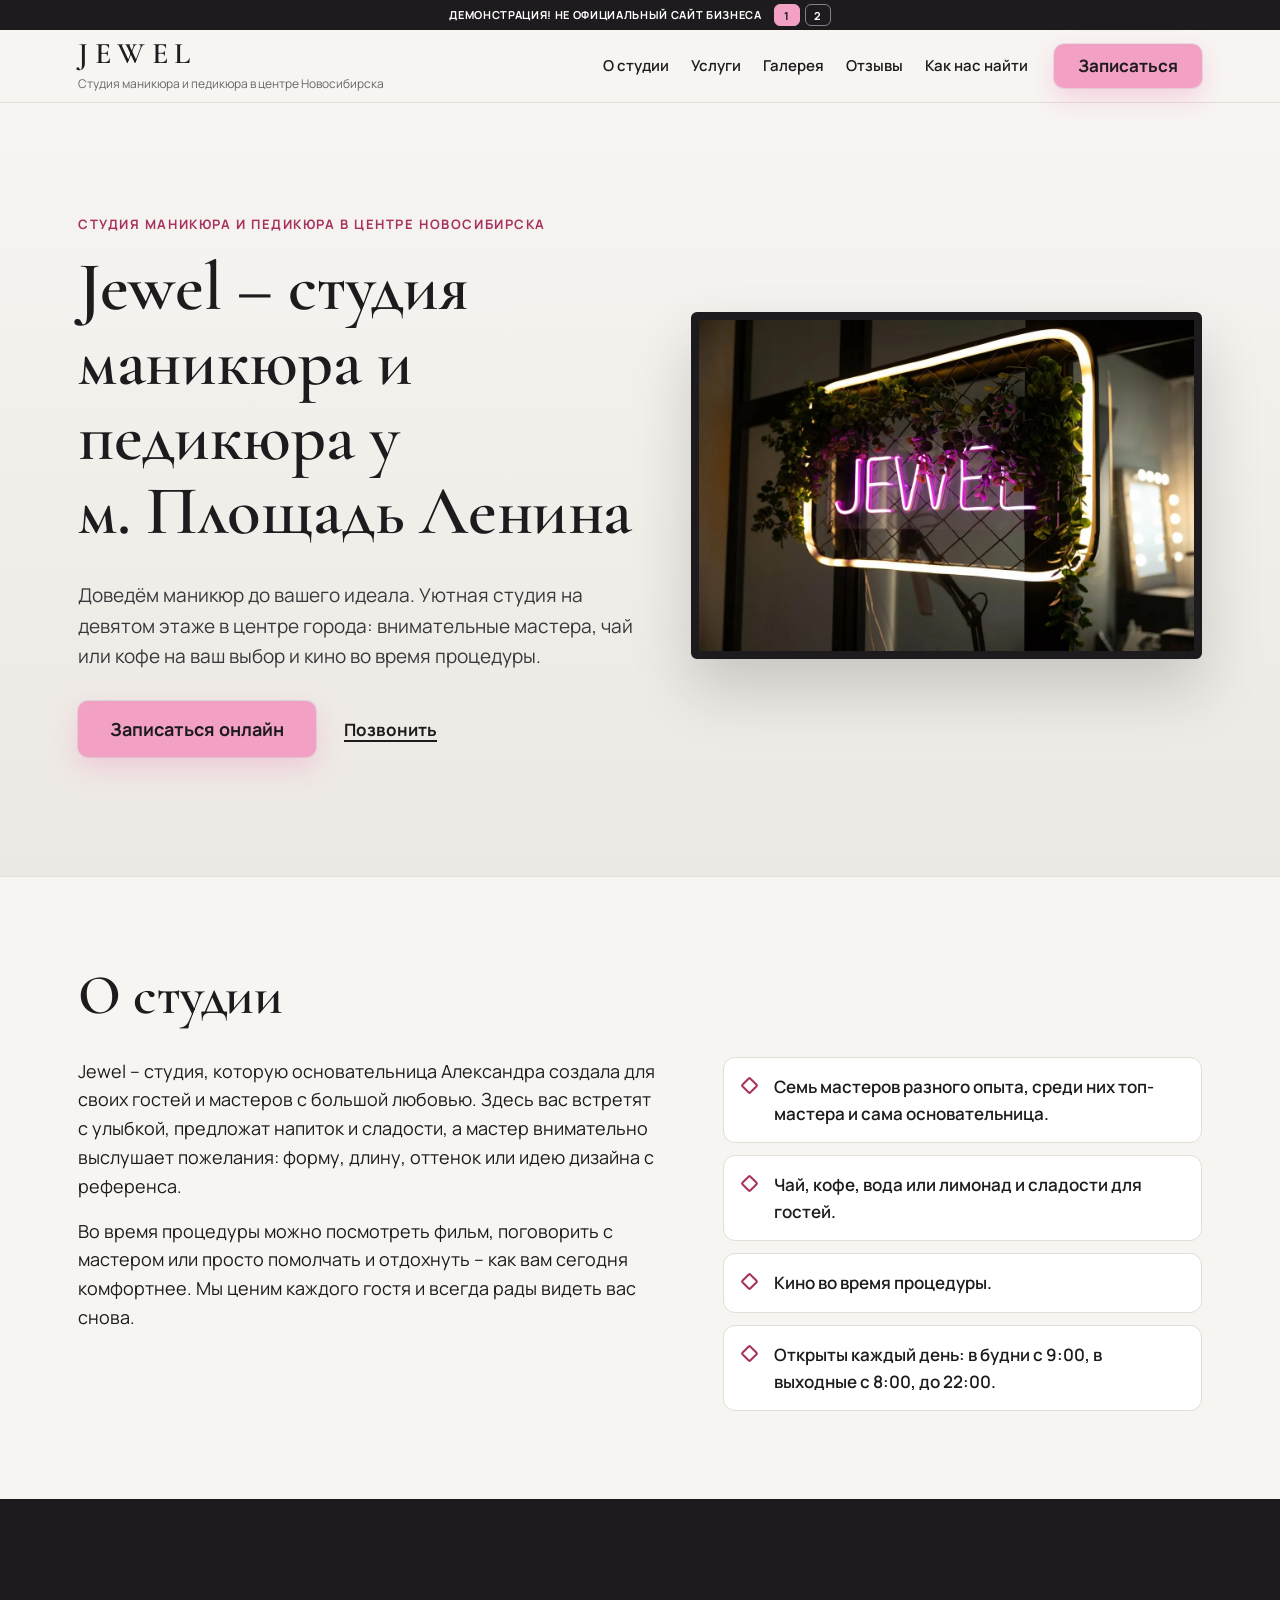
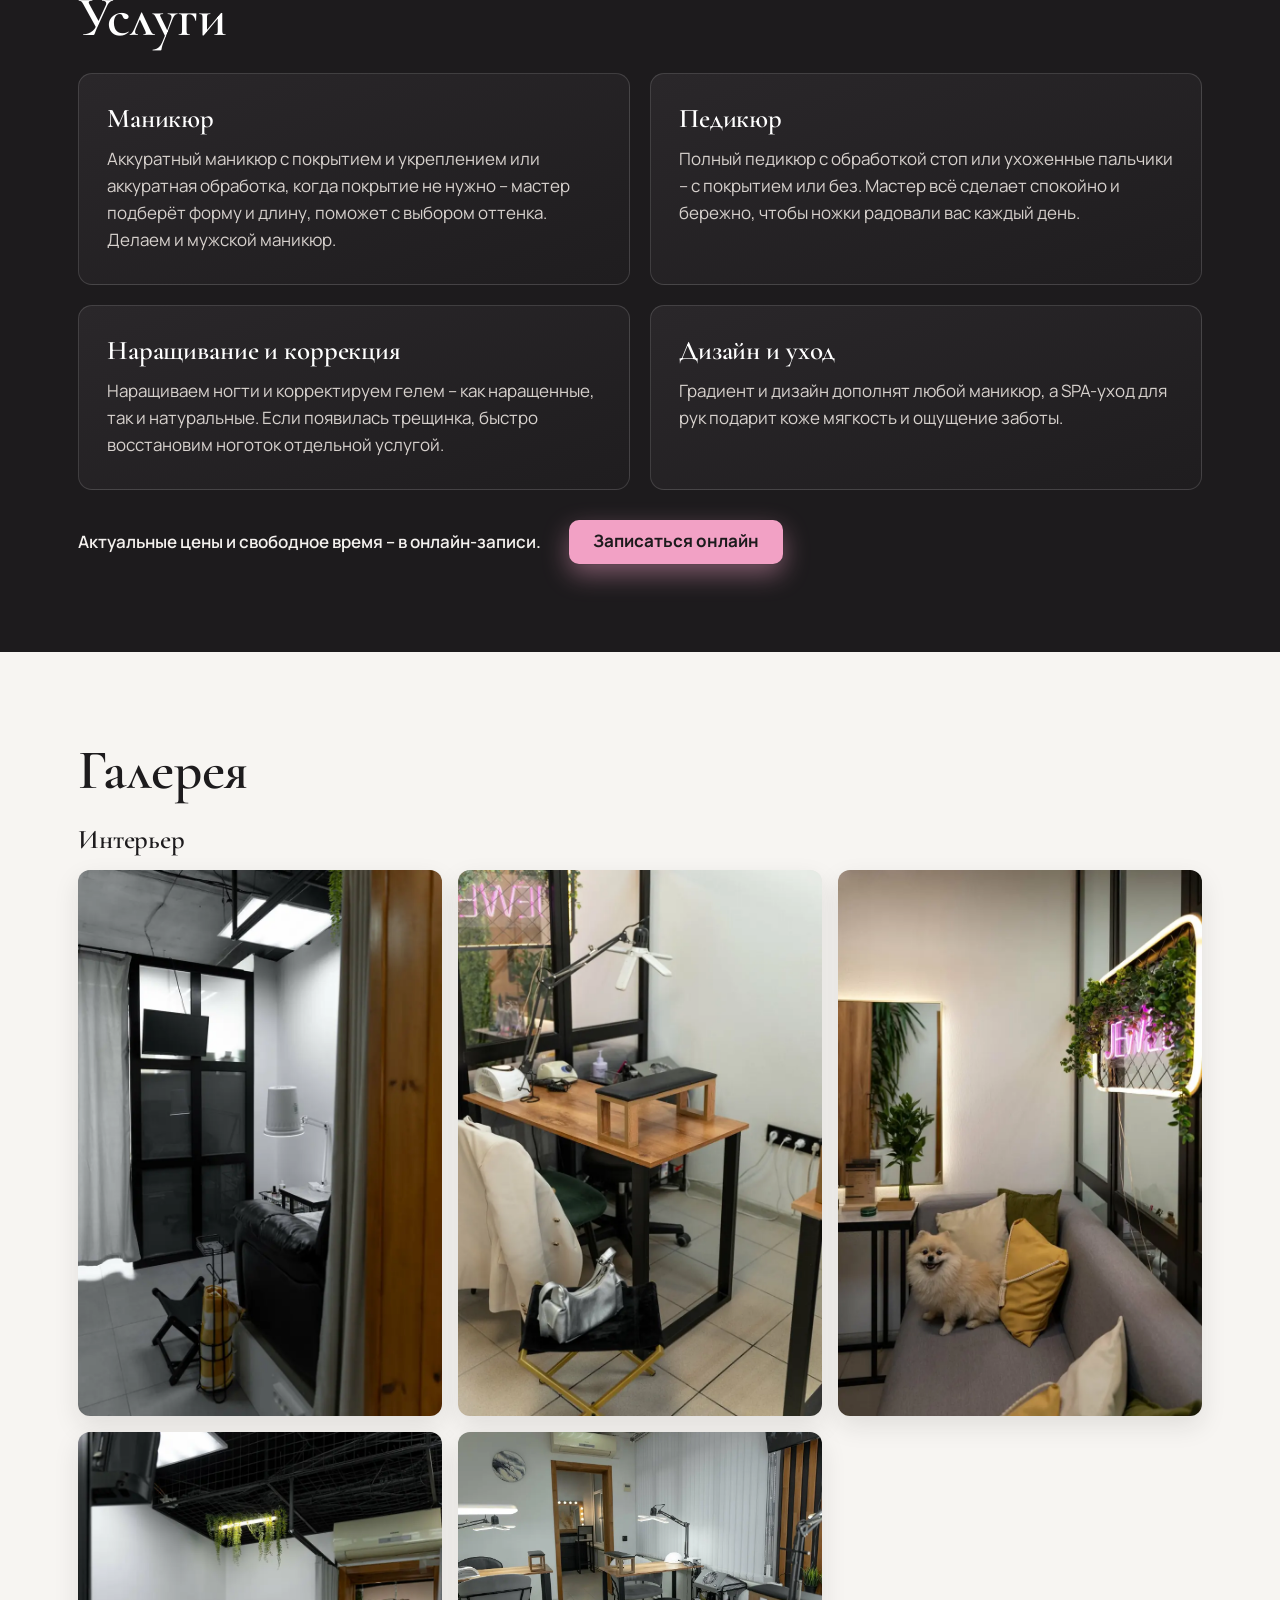
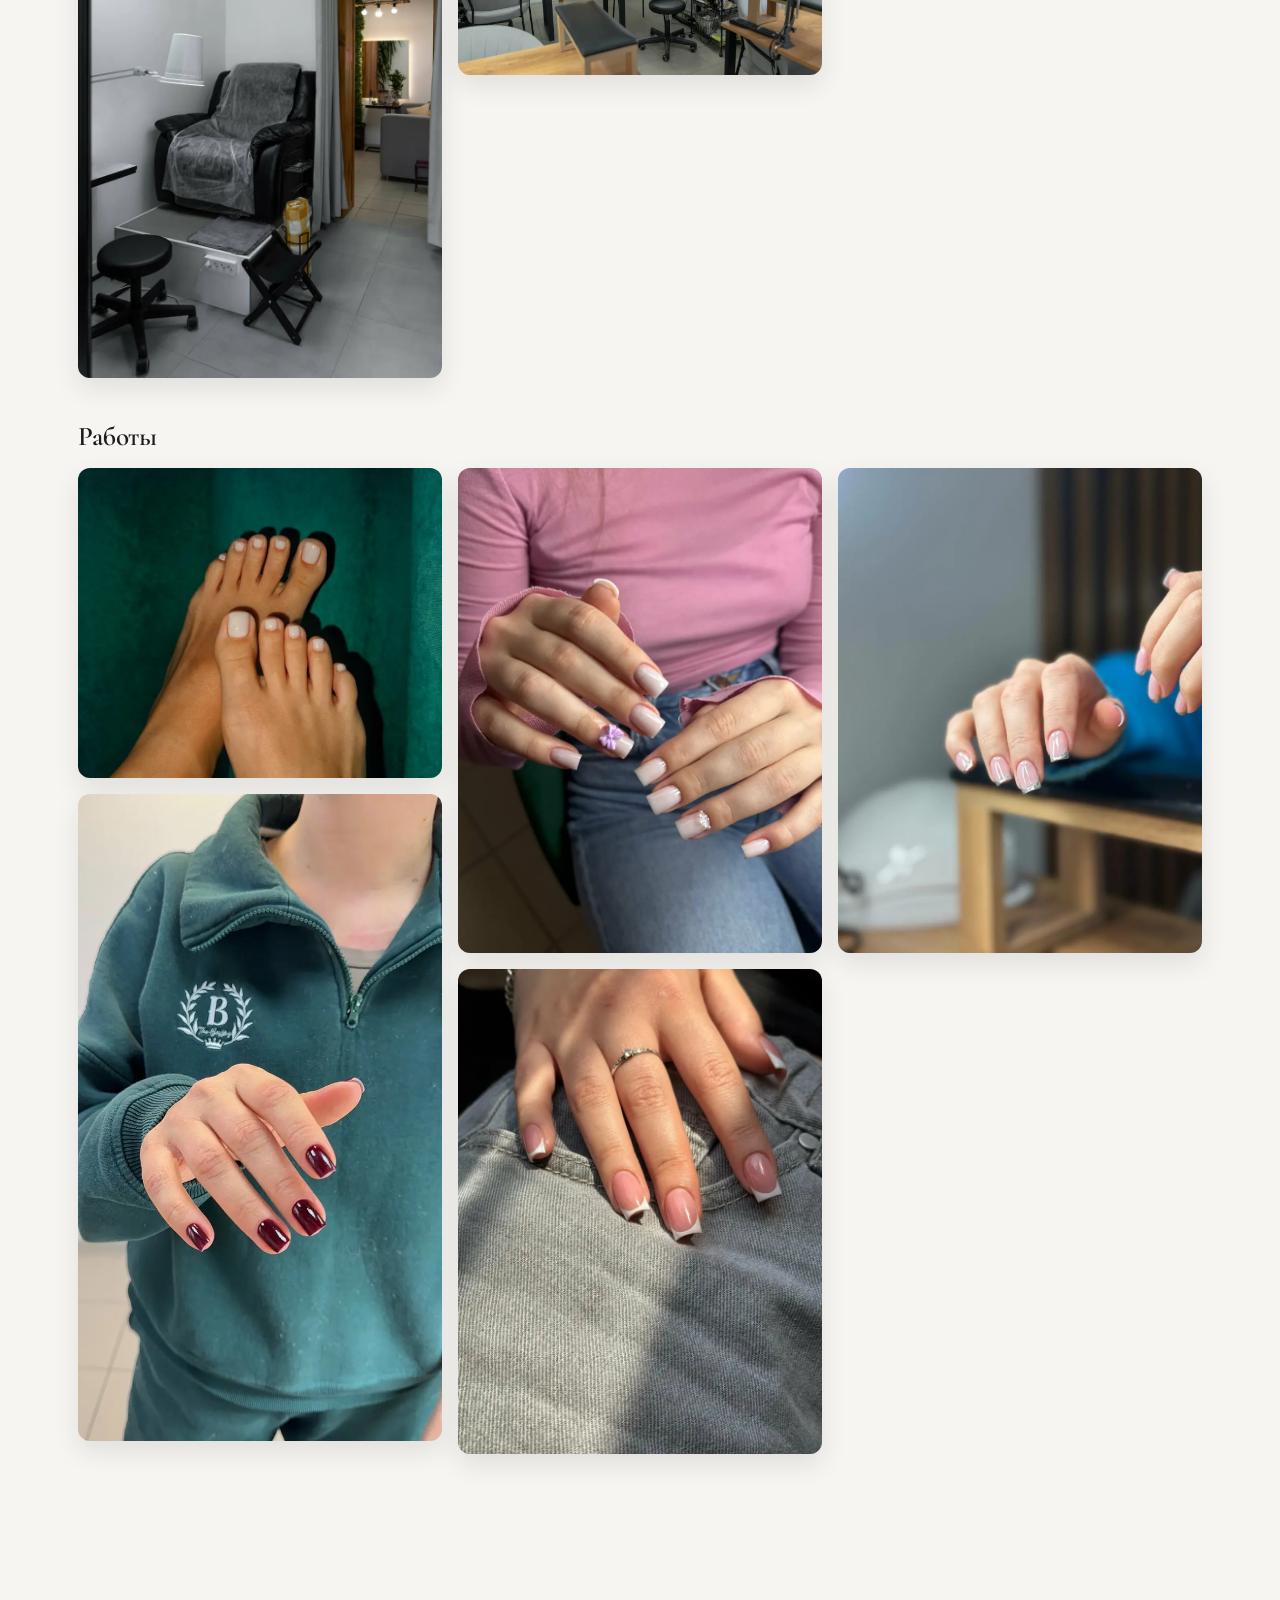
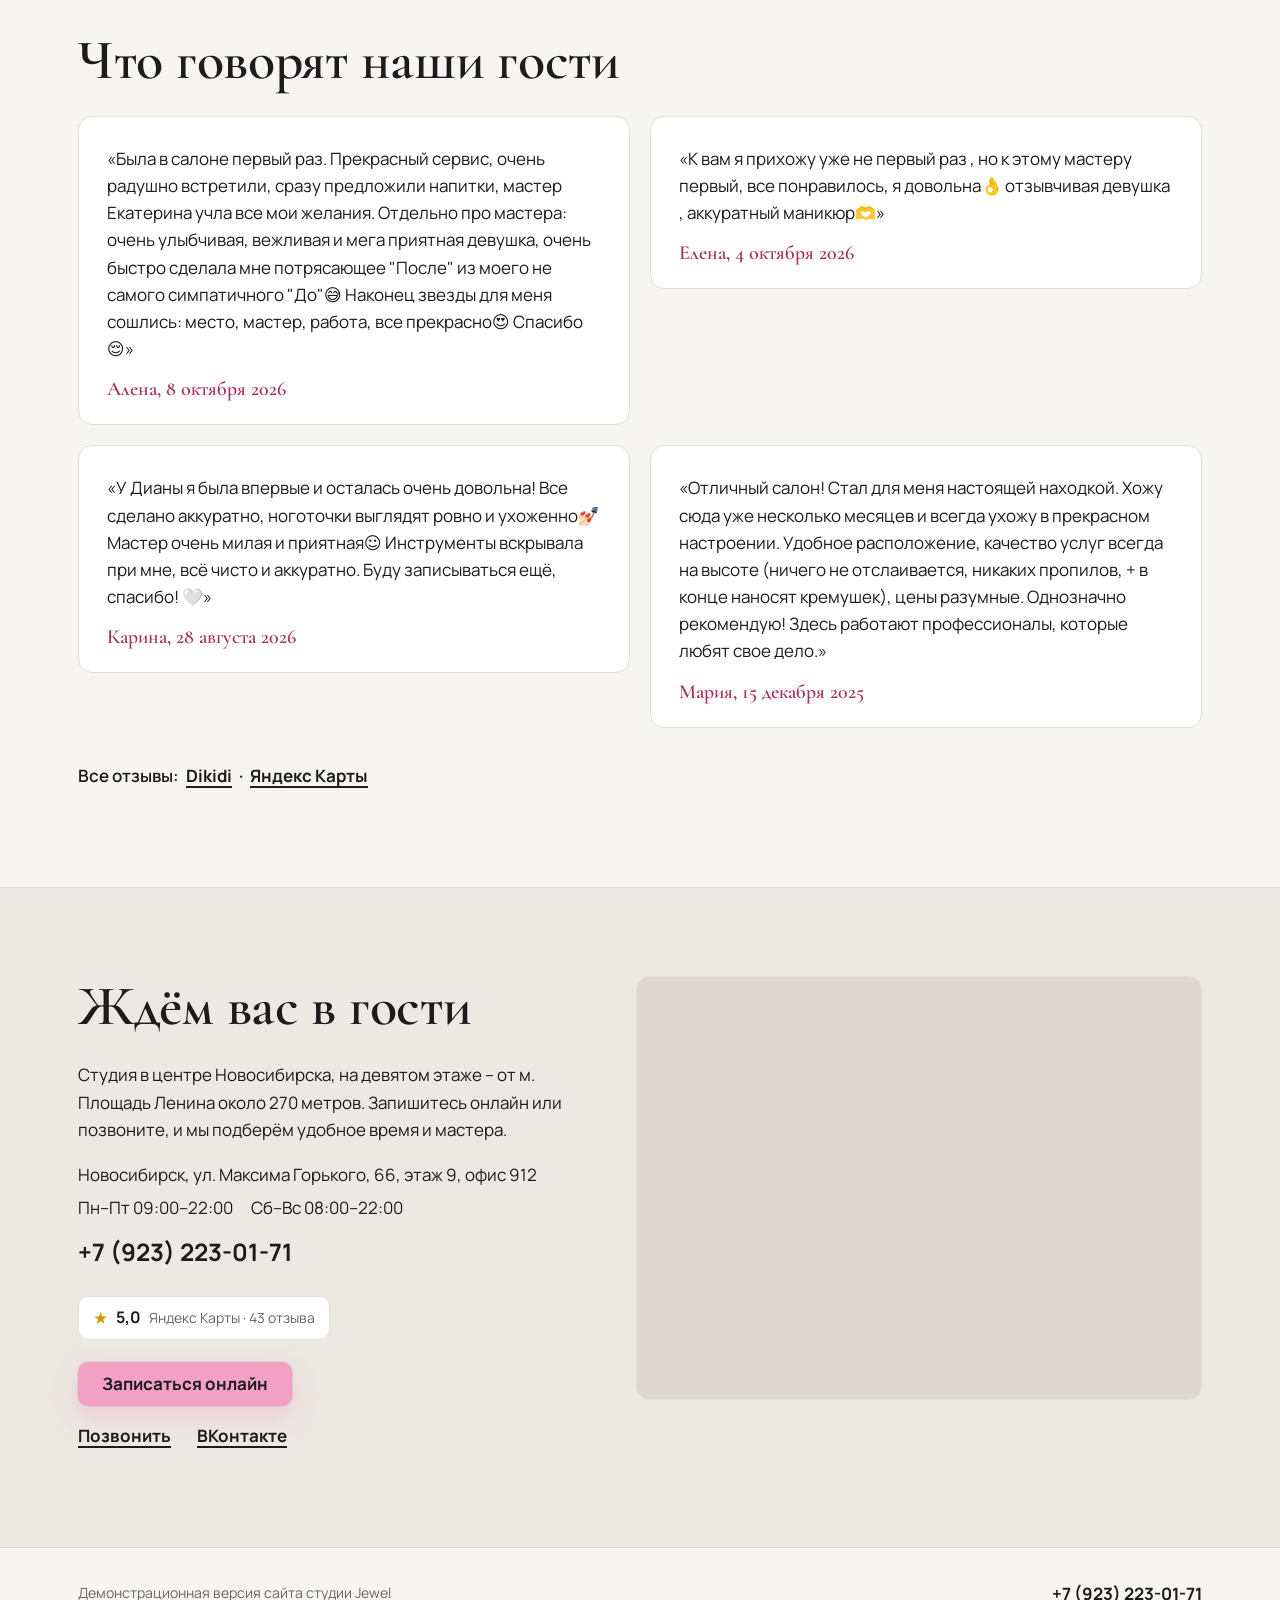
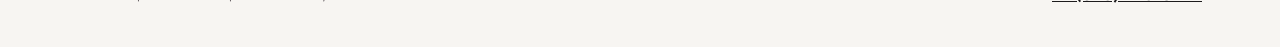
<file: index.html>
<!DOCTYPE html>
<html lang="ru">
<head>
<meta charset="utf-8">
<meta name="viewport" content="width=device-width, initial-scale=1.0">
<meta name="robots" content="noindex, nofollow">
<title>Jewel · студия маникюра и педикюра у м. Площадь Ленина, Новосибирск</title>
<meta name="description"
  content="Jewel · студия маникюра и педикюра в центре Новосибирска у м. Площадь Ленина: маникюр, педикюр, наращивание и дизайн ногтей, онлайн-запись каждый день.">
<meta name="theme-color" content="#f7f5f2">

<link rel="icon" sizes="any" href="logos/favicon.ico">
<link rel="icon" type="image/png" sizes="32x32" href="logos/favicon-32x32.png">
<link rel="apple-touch-icon" sizes="180x180" href="logos/apple-touch-icon.png">
<link rel="preload" href="fonts/manrope-cyr.woff2" as="font" type="font/woff2" crossorigin>
<link rel="preload" href="fonts/cormorant-lat.woff2" as="font" type="font/woff2" crossorigin>
<link rel="stylesheet" href="css/fonts.css">
<link rel="stylesheet" href="css/styles.css">
</head>
<body>
<div class="fixedtop" id="fixedtop">
  <div class="ribbon">
    <p class="ribbon__msg">ДЕМОНСТРАЦИЯ! НЕ ОФИЦИАЛЬНЫЙ САЙТ БИЗНЕСА</p>
    <nav class="ribbon__ver" aria-label="Версии сайта"><a href="./" aria-current="page">1</a><a href="v2/">2</a></nav>
  </div>
  <header class="bar">
    <div class="bar__in shell">
      <a class="mark" href="#top"><span class="mark__word">JEWEL</span><span class="mark__sub">Студия маникюра и педикюра в центре Новосибирска</span></a>
      <nav class="nav" aria-label="Разделы">
        <a href="#studio">О студии</a>
        <a href="#care">Услуги</a>
        <a href="#gallery">Галерея</a>
        <a href="#voices">Отзывы</a>
        <a href="#visit">Как нас найти</a>
      </nav>
      <a class="pill pill--main bar__cta" href="https://dikidi.net/197615/" target="_blank" rel="noopener">Записаться</a>
      <button class="toggle" type="button" aria-expanded="false" aria-controls="drawer" aria-label="Открыть меню"><span class="toggle__lines" aria-hidden="true"></span></button>
    </div>
    <nav class="drawer" id="drawer" aria-label="Меню" hidden>
      <a href="#studio">О студии</a>
      <a href="#care">Услуги</a>
      <a href="#gallery">Галерея</a>
      <a href="#voices">Отзывы</a>
      <a href="#visit">Как нас найти</a>
    </nav>
  </header>
</div>
<div class="fixedtop-gap" aria-hidden="true"></div>

<main id="top">
  <section class="first" aria-labelledby="first-title">
    <div class="shell first__grid">
      <div class="first__copy">
        <p class="first__kicker">Студия маникюра и педикюра в центре Новосибирска</p>
        <h1 id="first-title">Jewel – студия маникюра и педикюра у м.&nbsp;Площадь Ленина</h1>
        <p class="first__lead">Доведём маникюр до вашего идеала. Уютная студия на девятом этаже в центре города: внимательные мастера, чай или кофе на ваш выбор и кино во время процедуры.</p>
        <div class="first__actions">
          <a class="pill pill--main pill--big" href="https://dikidi.net/197615/" target="_blank" rel="noopener">Записаться онлайн</a>
          <a class="line-link" href="tel:+79232230171">Позвонить</a>
        </div>
      </div>
      <figure class="first__photo"><img src="img/i03.webp" alt="Розовая неоновая вывеска JEWEL в зелени и зеркало с подсветкой" width="1200" height="800" fetchpriority="high" decoding="async"></figure>
    </div>
  </section>

  <section class="block studio" id="studio" aria-labelledby="studio-title">
    <div class="shell studio__grid">
      <h2 id="studio-title">О студии</h2>
      <div class="studio__copy">
        <p>Jewel – студия, которую основательница Александра создала для своих гостей и мастеров с большой любовью. Здесь вас встретят с улыбкой, предложат напиток и сладости, а мастер внимательно выслушает пожелания: форму, длину, оттенок или идею дизайна с референса.</p>
        <p>Во время процедуры можно посмотреть фильм, поговорить с мастером или просто помолчать и отдохнуть – как вам сегодня комфортнее. Мы ценим каждого гостя и всегда рады видеть вас снова.</p>
      </div>
      <ul class="points">
        <li>Семь мастеров разного опыта, среди них топ-мастера и сама основательница.</li>
        <li>Чай, кофе, вода или лимонад и сладости для гостей.</li>
        <li>Кино во время процедуры.</li>
        <li>Открыты каждый день: в будни с 9:00, в выходные с 8:00, до 22:00.</li>
      </ul>
    </div>
  </section>

  <section class="block care" id="care" aria-labelledby="care-title">
    <div class="shell">
      <h2 id="care-title">Услуги</h2>
      <ul class="care__list">
        <li class="care-card">
          <h3>Маникюр</h3>
          <p>Аккуратный маникюр с покрытием и укреплением или аккуратная обработка, когда покрытие не нужно – мастер подберёт форму и длину, поможет с выбором оттенка. Делаем и мужской маникюр.</p>
        </li>
        <li class="care-card">
          <h3>Педикюр</h3>
          <p>Полный педикюр с обработкой стоп или ухоженные пальчики – с покрытием или без. Мастер всё сделает спокойно и бережно, чтобы ножки радовали вас каждый день.</p>
        </li>
        <li class="care-card">
          <h3>Наращивание и коррекция</h3>
          <p>Наращиваем ногти и корректируем гелем – как наращенные, так и натуральные. Если появилась трещинка, быстро восстановим ноготок отдельной услугой.</p>
        </li>
        <li class="care-card">
          <h3>Дизайн и уход</h3>
          <p>Градиент и дизайн дополнят любой маникюр, а SPA-уход для рук подарит коже мягкость и ощущение заботы.</p>
        </li>
      </ul>
      <div class="care__after">
        <p>Актуальные цены и свободное время – в онлайн-записи.</p>
        <a class="pill pill--main" href="https://dikidi.net/197615/" target="_blank" rel="noopener">Записаться онлайн</a>
      </div>
    </div>
  </section>

  <section class="block gallery" id="gallery" aria-labelledby="gallery-title">
    <div class="shell">
      <h2 id="gallery-title">Галерея</h2>
      <div class="gallery__group">
        <h3 id="gallery-place">Интерьер</h3>
          <ul class="mosaic mosaic--place">
            <li class="mosaic__item"><img src="img/i01.webp" alt="Угол кабинета: стеклянная стена в чёрной раме, телевизор и кожаное кресло" width="800" height="1200" loading="lazy" decoding="async"></li>
            <li class="mosaic__item"><img src="img/i02.webp" alt="Педикюрное кресло под серой накидкой, лампа и штора" width="800" height="1200" loading="lazy" decoding="async"></li>
            <li class="mosaic__item"><img src="img/i04.webp" alt="Маникюрный стол с лампой и подлокотником у неоновой вывески" width="800" height="1200" loading="lazy" decoding="async"></li>
            <li class="mosaic__item"><img src="img/i05.webp" alt="Общий вид зала: маникюрные столы, серые кресла и лампы" width="1200" height="801" loading="lazy" decoding="async"></li>
            <li class="mosaic__item"><img src="img/i06.webp" alt="Зона ожидания: серый диван с подушками, шпиц и неоновая вывеска" width="800" height="1200" loading="lazy" decoding="async"></li>
          </ul>
      </div>
      <div class="gallery__group">
        <h3 id="gallery-works">Работы</h3>
          <ul class="mosaic mosaic--works">
            <li class="mosaic__item"><img src="img/w01.webp" alt="Нюдовый педикюр на бирюзовой ткани" width="836" height="714" loading="lazy" decoding="async"></li>
            <li class="mosaic__item"><img src="img/w02.webp" alt="Короткий тёмно-бордовый маникюр" width="675" height="1200" loading="lazy" decoding="async"></li>
            <li class="mosaic__item"><img src="img/w03.webp" alt="Молочный квадрат с сиреневым бантиком и стразами" width="900" height="1200" loading="lazy" decoding="async"></li>
            <li class="mosaic__item"><img src="img/w04.webp" alt="Френч на квадратных ногтях и серебряное кольцо" width="750" height="1000" loading="lazy" decoding="async"></li>
            <li class="mosaic__item"><img src="img/w05.webp" alt="Розово-нюдовый френч с серебряными кончиками" width="900" height="1200" loading="lazy" decoding="async"></li>
          </ul>
      </div>
    </div>
  </section>

  <section class="block voices" id="voices" aria-labelledby="voices-title">
    <div class="shell">
      <h2 id="voices-title">Что говорят наши гости</h2>
      <div class="voices__grid">
        <figure class="voice">
          <blockquote><p>«Была в салоне первый раз. Прекрасный сервис, очень радушно встретили, сразу предложили напитки, мастер Екатерина учла все мои желания. Отдельно про мастера: очень улыбчивая, вежливая и мега приятная девушка, очень быстро сделала мне потрясающее "После" из моего не самого симпатичного "До"😅 Наконец звезды для меня сошлись: место, мастер, работа, все прекрасно😍 Спасибо😌»</p></blockquote>
          <figcaption>Алена, 8 октября 2026</figcaption>
        </figure>
        <figure class="voice">
          <blockquote><p>«К вам я прихожу уже не первый раз , но к этому мастеру первый, все понравилось, я довольна👌 отзывчивая девушка , аккуратный маникюр🫶»</p></blockquote>
          <figcaption>Елена, 4 октября 2026</figcaption>
        </figure>
        <figure class="voice">
          <blockquote><p>«У Дианы я была впервые и осталась очень довольна! Все сделано аккуратно, ноготочки выглядят ровно и ухоженно💅🏻Мастер очень милая и приятная☺️ Инструменты вскрывала при мне, всё чисто и аккуратно. Буду записываться ещё, спасибо! 🤍»</p></blockquote>
          <figcaption>Карина, 28 августа 2026</figcaption>
        </figure>
        <figure class="voice">
          <blockquote><p>«Отличный салон! Стал для меня настоящей находкой. Хожу сюда уже несколько месяцев и всегда ухожу в прекрасном настроении. Удобное расположение, качество услуг всегда на высоте (ничего не отслаивается, никаких пропилов, + в конце наносят кремушек), цены разумные. Однозначно рекомендую! Здесь работают профессионалы, которые любят свое дело.»</p></blockquote>
          <figcaption>Мария, 15 декабря 2025</figcaption>
        </figure>
      </div>
      <p class="voices__all">Все отзывы: <a class="line-link" href="https://dikidi.net/197615" target="_blank" rel="noopener">Dikidi</a> · <a class="line-link" href="https://yandex.com/maps/org/jewel/222797438536/reviews/" target="_blank" rel="noopener">Яндекс Карты</a></p>
    </div>
  </section>

  <section class="block visit" id="visit" aria-labelledby="visit-title">
    <div class="shell visit__grid">
      <div class="visit__info">
        <h2 id="visit-title">Ждём вас в гости</h2>
        <p class="visit__text">Студия в центре Новосибирска, на девятом этаже – от м. Площадь Ленина около 270 метров. Запишитесь онлайн или позвоните, и мы подберём удобное время и мастера.</p>
        <address class="nap">
          <p>Новосибирск, ул. Максима Горького, 66, этаж 9, офис 912</p>
          <p class="nap__hours"><span>Пн–Пт 09:00–22:00</span><span>Сб–Вс 08:00–22:00</span></p>
          <p class="nap__phone"><a href="tel:+79232230171">+7 (923) 223-01-71</a></p>
        </address>
        <a class="rating" href="https://yandex.com/maps/org/jewel/222797438536/reviews/" target="_blank" rel="noopener"><span class="rating__star" aria-hidden="true">★</span><strong>5,0</strong><span>Яндекс Карты · 43 отзыва</span></a>
        <div class="visit__actions">
          <a class="pill pill--main pill--wide" href="https://dikidi.net/197615/" target="_blank" rel="noopener">Записаться онлайн</a>
          <p class="visit__links"><a class="line-link" href="tel:+79232230171">Позвонить</a><a class="line-link" href="https://vk.ru/jewel_nail_nsk" target="_blank" rel="noopener">ВКонтакте</a></p>
        </div>
      </div>
      <div class="visit__map" id="map">
        <iframe src="https://yandex.ru/map-widget/v1/org/jewel/222797438536/" title="Jewel на карте" loading="lazy" allowfullscreen></iframe>
      </div>
    </div>
  </section>
</main>

<footer class="foot">
  <div class="shell foot__row">
    <p class="foot__demo">Демонстрационная версия сайта студии Jewel</p>
    <p><a class="foot__phone" href="tel:+79232230171">+7 (923) 223-01-71</a></p>
  </div>
</footer>
<script src="js/chrome.js" defer></script>
</body>
</html>
</file>
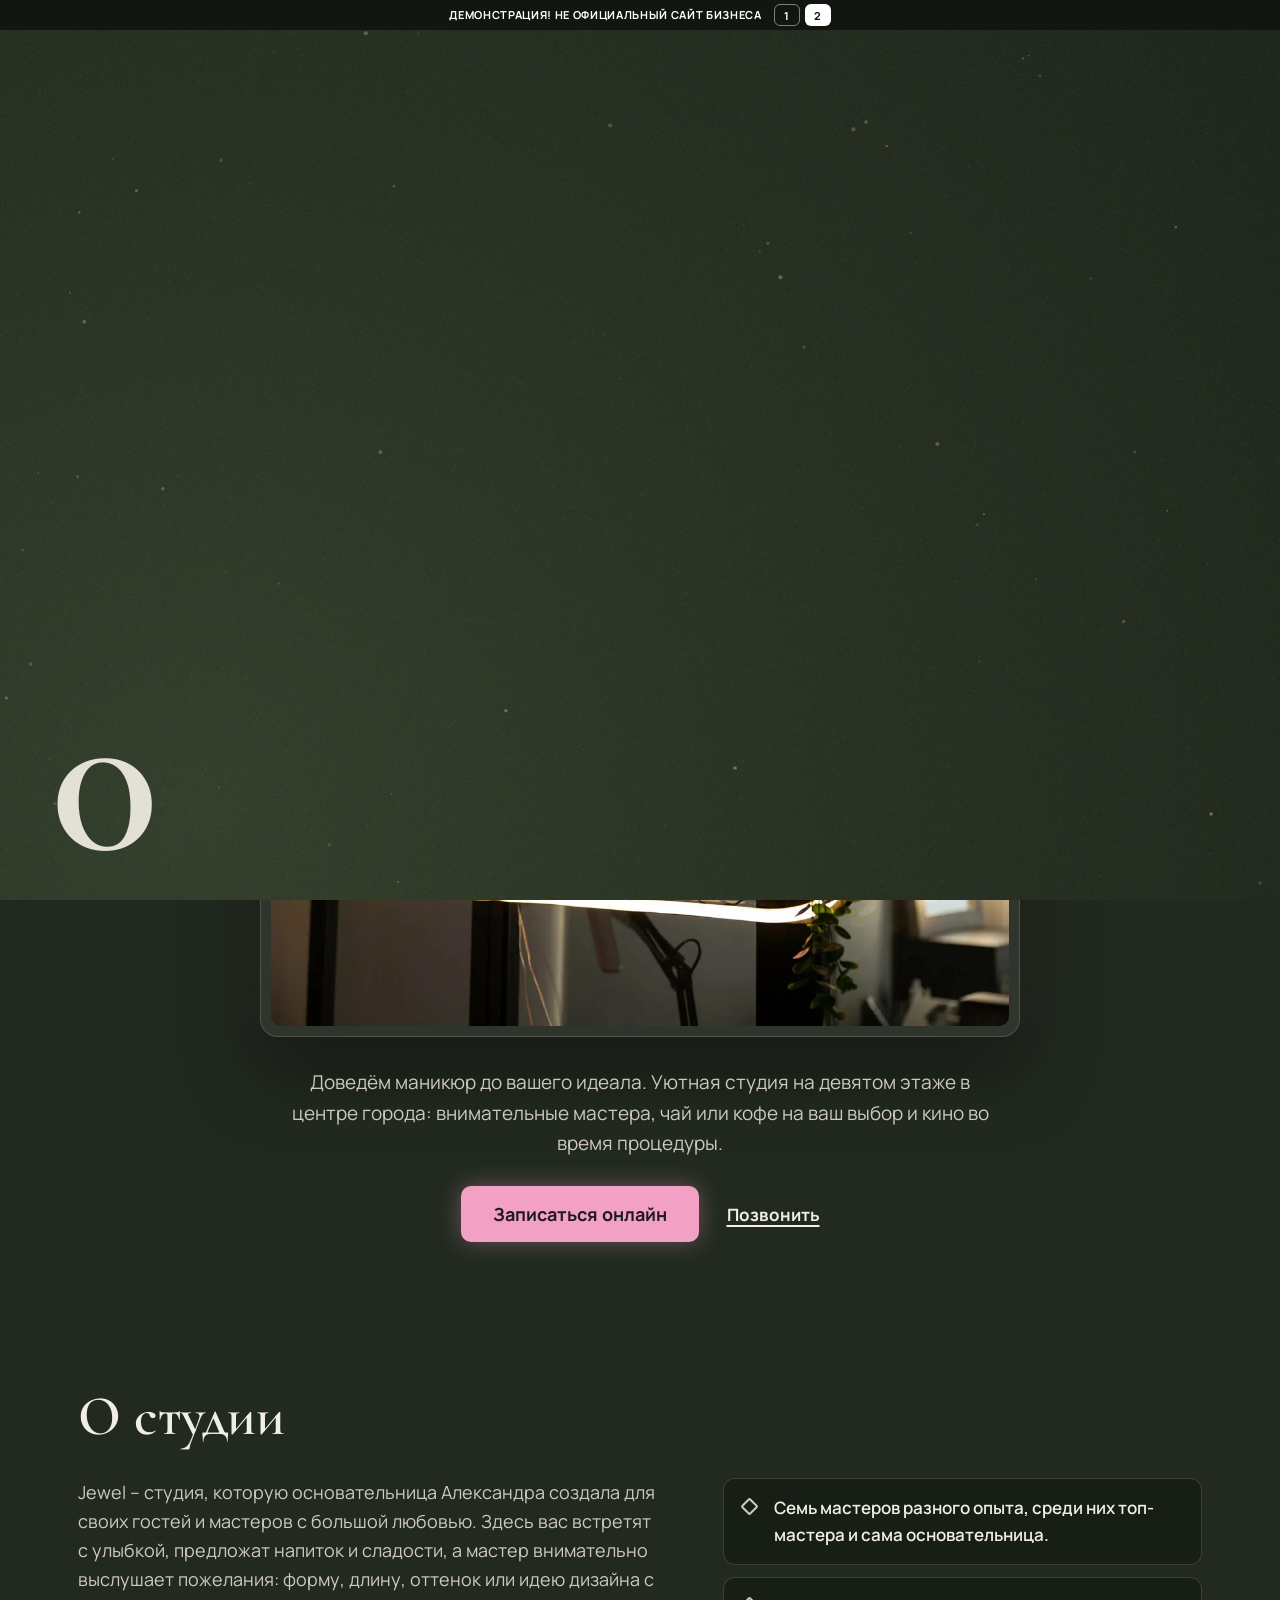
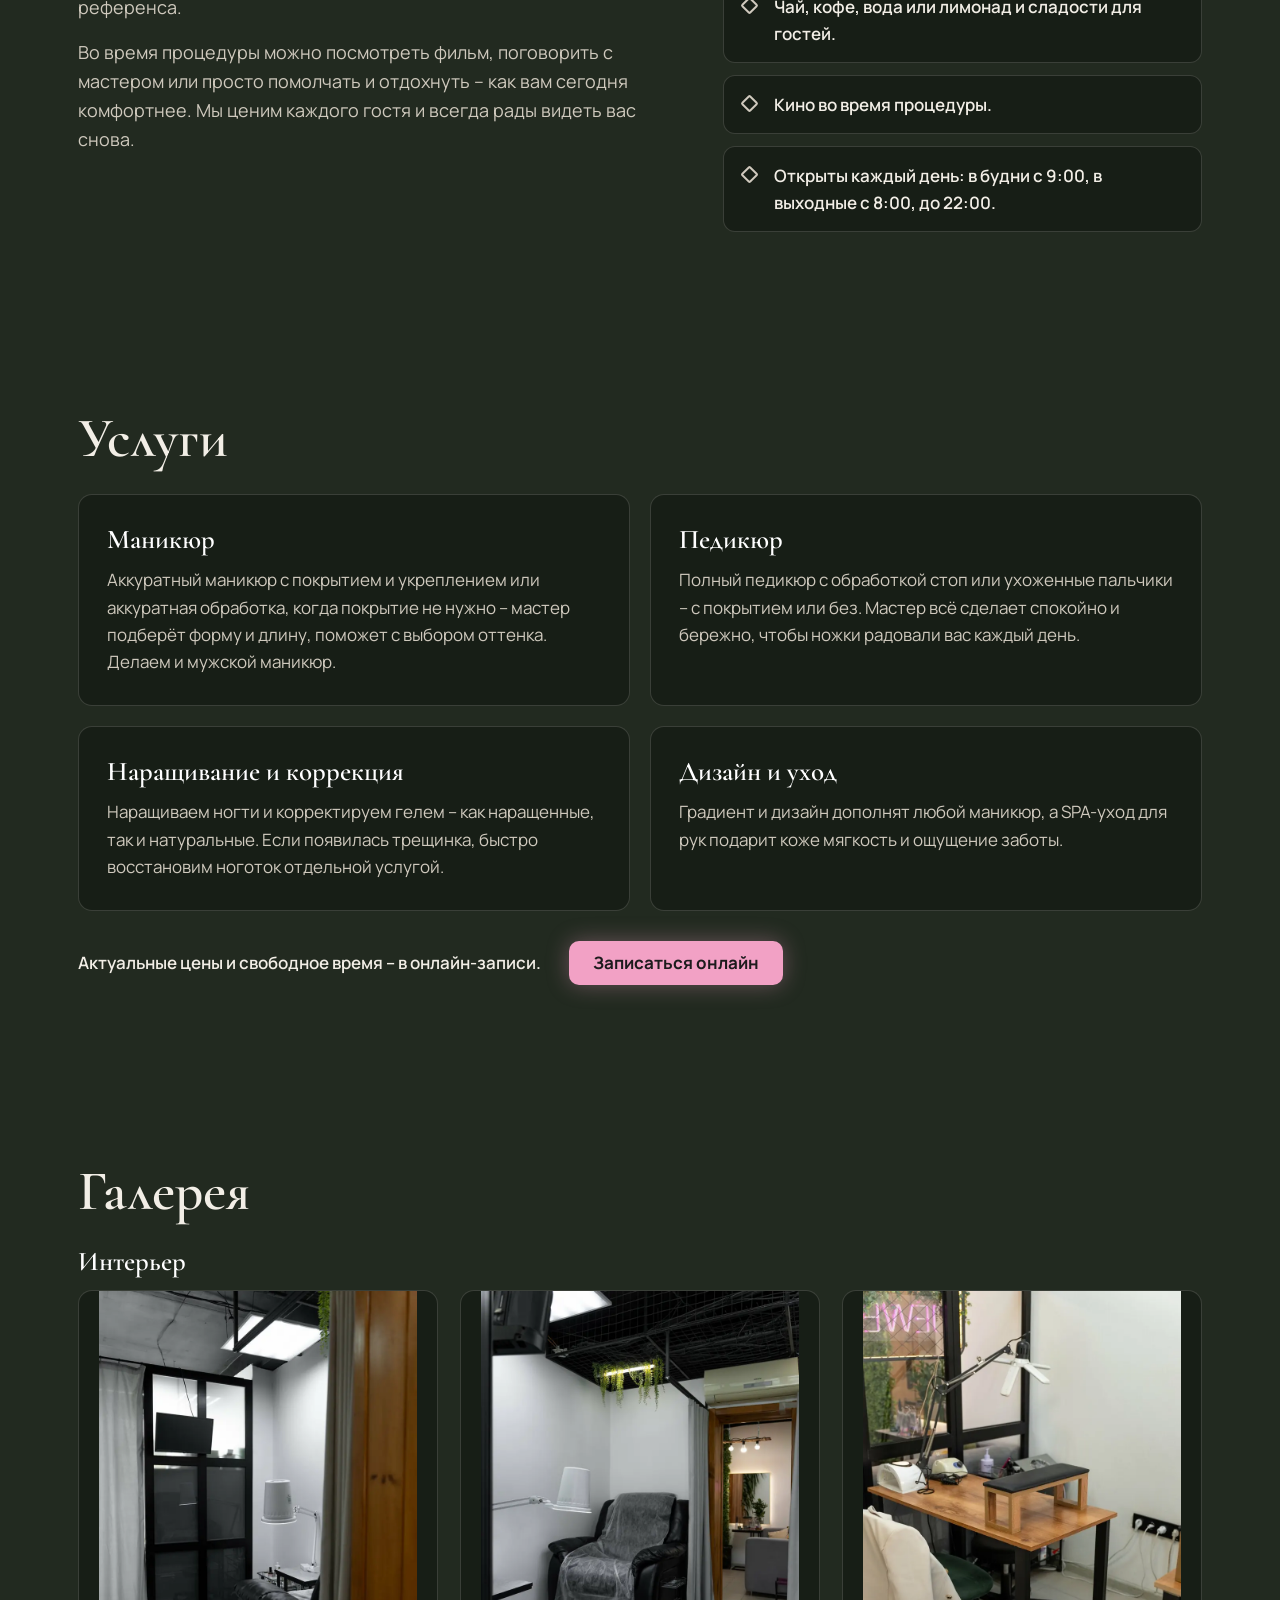
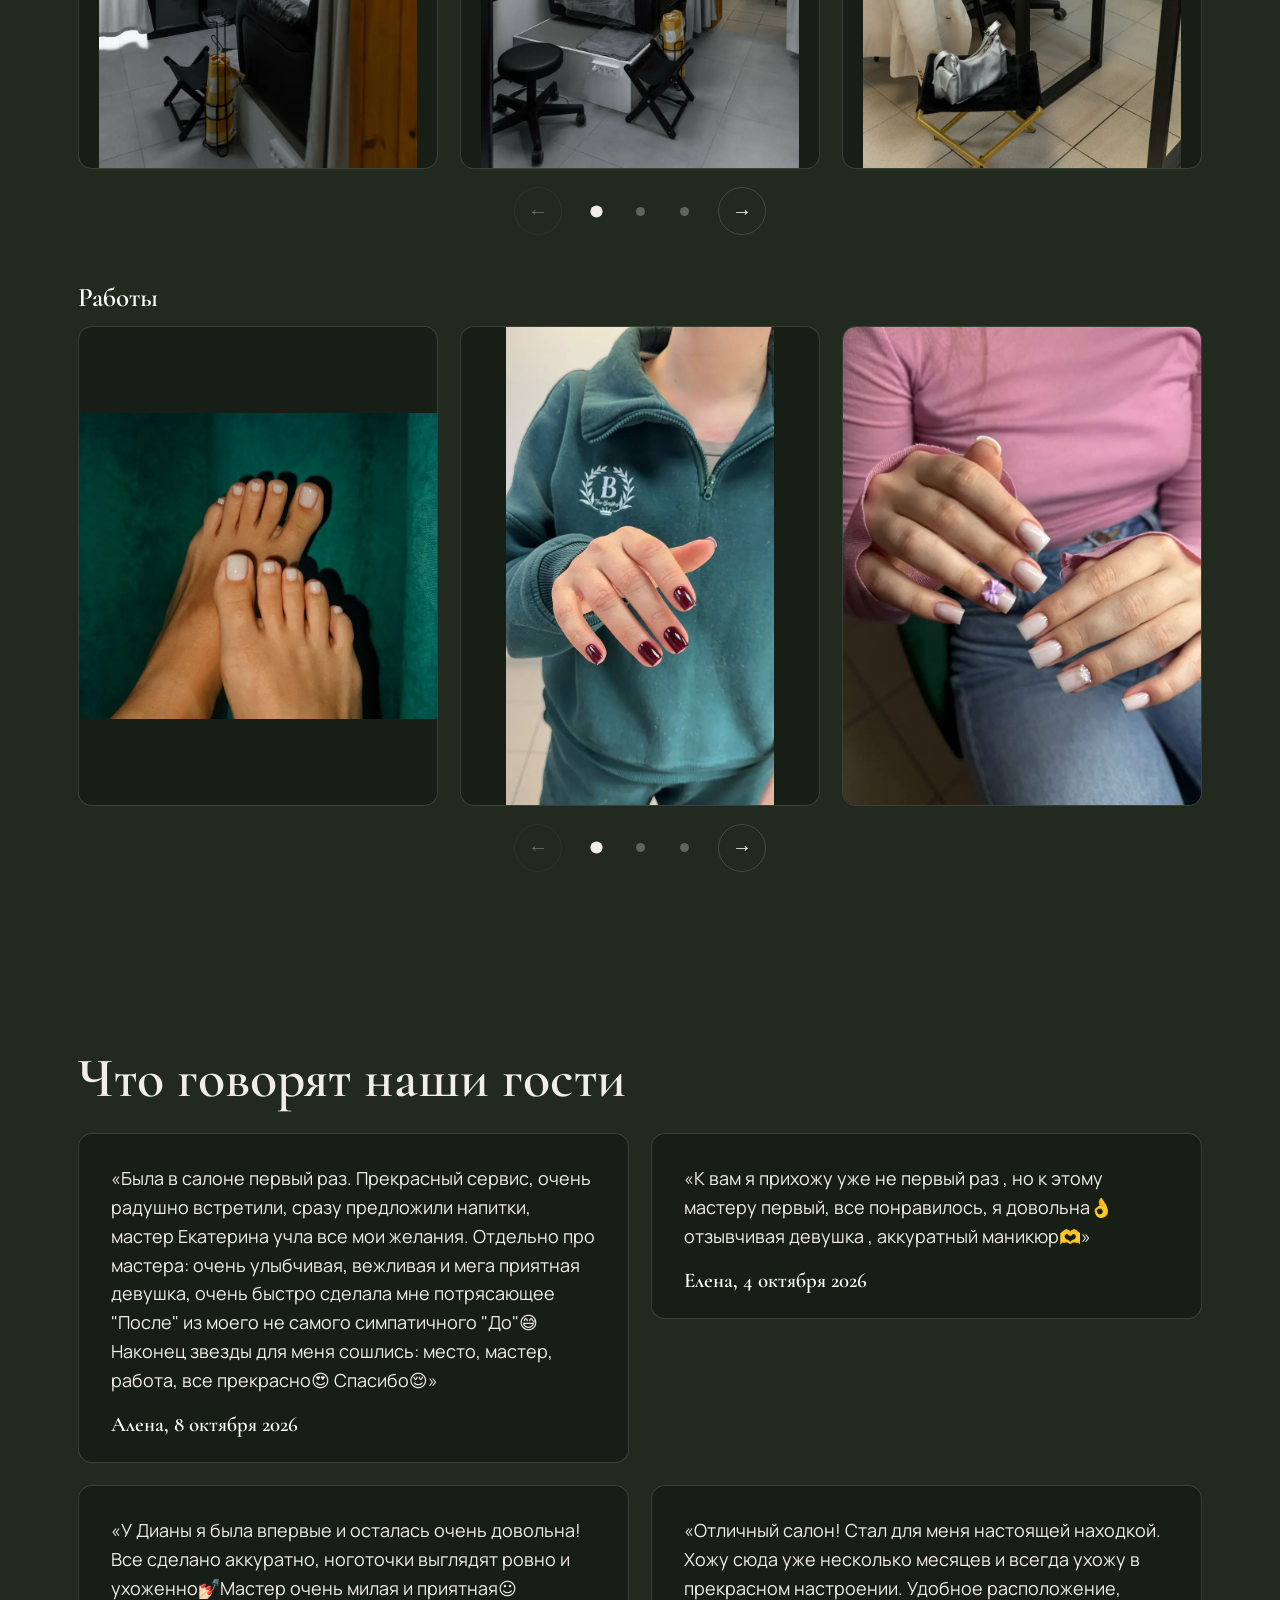
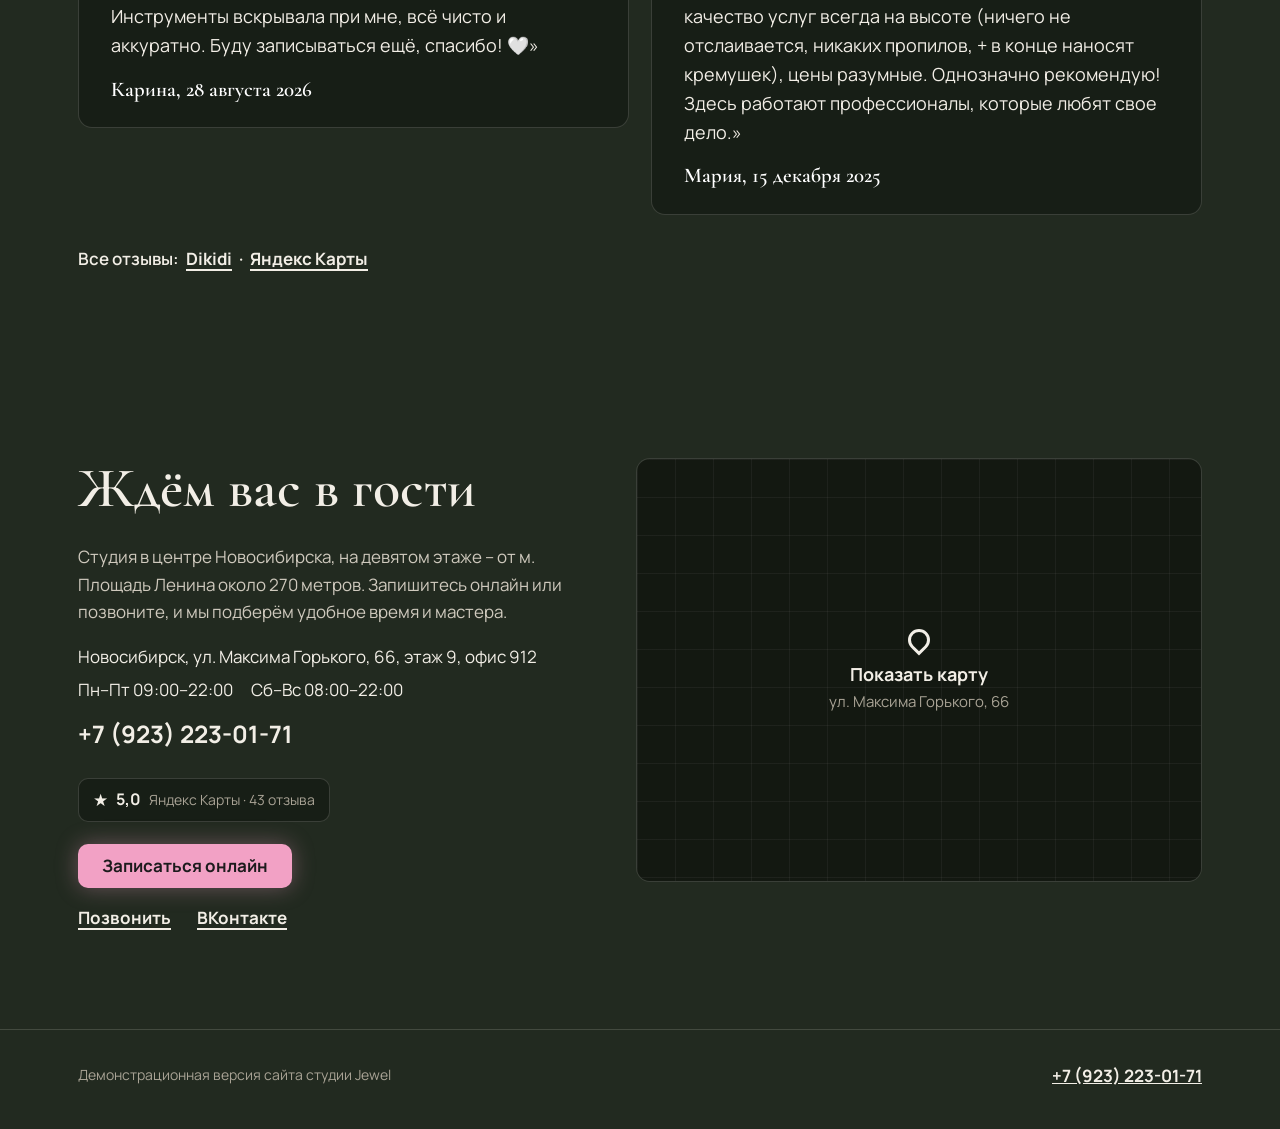
<file: v2/index.html>
<!DOCTYPE html>
<html lang="ru">
<head>
<meta charset="utf-8">
<meta name="viewport" content="width=device-width, initial-scale=1.0">
<meta name="robots" content="noindex, nofollow">
<title>Jewel · студия маникюра и педикюра у м. Площадь Ленина, Новосибирск</title>
<meta name="description"
  content="Jewel · студия маникюра и педикюра в центре Новосибирска у м. Площадь Ленина: маникюр, педикюр, наращивание и дизайн ногтей, онлайн-запись каждый день.">
<meta name="theme-color" content="#222a20">

<link rel="icon" sizes="any" href="../logos/favicon.ico">
<link rel="icon" type="image/png" sizes="32x32" href="../logos/favicon-32x32.png">
<link rel="apple-touch-icon" sizes="180x180" href="../logos/apple-touch-icon.png">
<link rel="preload" href="../fonts/manrope-cyr.woff2" as="font" type="font/woff2" crossorigin>
<link rel="preload" href="../fonts/cormorant-lat.woff2" as="font" type="font/woff2" crossorigin>
<link rel="stylesheet" href="../css/fonts.css">
<link rel="stylesheet" href="../css/v2.css">
</head>
<body>
<script>if (!matchMedia('(prefers-reduced-motion: reduce)').matches) document.documentElement.classList.add('is-walled');</script>
<div class="backdrop" aria-hidden="true"></div>
<div class="veil" id="veil" aria-hidden="true">
  <canvas class="veil__wall"></canvas>
  <div class="veil__cards">
    <span class="veil__card" style="--i:0;--tilt:-7deg;--x:4%"><img src="../img/w02.webp" alt="" width="675" height="1200" decoding="async"></span>
    <span class="veil__card" style="--i:1;--tilt:5deg;--x:58%"><img src="../img/i06.webp" alt="" width="800" height="1200" decoding="async"></span>
    <span class="veil__card" style="--i:2;--tilt:-4deg;--x:30%"><img src="../img/w03.webp" alt="" width="900" height="1200" decoding="async"></span>
    <span class="veil__card" style="--i:3;--tilt:8deg;--x:74%"><img src="../img/w05.webp" alt="" width="900" height="1200" decoding="async"></span>
  </div>
  <div class="veil__num"><span class="veil__digit">3</span></div>
</div>
<canvas class="motes" aria-hidden="true"></canvas>
<div class="fixedtop" id="fixedtop">
  <div class="ribbon">
    <p class="ribbon__msg">ДЕМОНСТРАЦИЯ! НЕ ОФИЦИАЛЬНЫЙ САЙТ БИЗНЕСА</p>
    <nav class="ribbon__ver" aria-label="Версии сайта"><a href="../">1</a><a href="./" aria-current="page">2</a></nav>
  </div>
  <header class="bar">
    <div class="bar__in shell">
      <a class="mark" href="#top"><span class="mark__word">JEWEL</span><span class="mark__sub">Студия маникюра и педикюра в центре Новосибирска</span></a>
      <nav class="nav" aria-label="Разделы">
        <a href="#studio">О студии</a>
        <a href="#care">Услуги</a>
        <a href="#gallery">Галерея</a>
        <a href="#voices">Отзывы</a>
        <a href="#visit">Как нас найти</a>
      </nav>
      <a class="pill pill--main bar__cta" href="https://dikidi.net/197615/" target="_blank" rel="noopener">Записаться</a>
      <button class="toggle" type="button" aria-expanded="false" aria-controls="drawer" aria-label="Открыть меню"><span class="toggle__lines" aria-hidden="true"></span></button>
    </div>
    <nav class="drawer" id="drawer" aria-label="Меню" hidden>
      <a href="#studio">О студии</a>
      <a href="#care">Услуги</a>
      <a href="#gallery">Галерея</a>
      <a href="#voices">Отзывы</a>
      <a href="#visit">Как нас найти</a>
    </nav>
  </header>
</div>
<div class="fixedtop-gap" aria-hidden="true"></div>

<main id="top">
  <section class="opening" aria-labelledby="opening-title">
    <div class="shell opening__in">
      <h1 id="opening-title"><span class="bigword">Jewel</span> <span class="opening__tail">– студия маникюра и педикюра у м.&nbsp;Площадь Ленина</span></h1>
      <figure class="opening__frame"><img src="../img/i03.webp" alt="Розовая неоновая вывеска JEWEL в зелени и зеркало с подсветкой" width="1200" height="800" fetchpriority="high" decoding="async"></figure>
      <p class="opening__lead">Доведём маникюр до вашего идеала. Уютная студия на девятом этаже в центре города: внимательные мастера, чай или кофе на ваш выбор и кино во время процедуры.</p>
      <div class="opening__actions">
        <a class="pill pill--main pill--big" href="https://dikidi.net/197615/" target="_blank" rel="noopener">Записаться онлайн</a>
        <a class="line-link" href="tel:+79232230171">Позвонить</a>
      </div>
    </div>
  </section>

  <section class="block studio" id="studio" aria-labelledby="studio-title">
    <div class="shell studio__grid">
      <h2 id="studio-title">О студии</h2>
      <div class="studio__copy">
        <p>Jewel – студия, которую основательница Александра создала для своих гостей и мастеров с большой любовью. Здесь вас встретят с улыбкой, предложат напиток и сладости, а мастер внимательно выслушает пожелания: форму, длину, оттенок или идею дизайна с референса.</p>
        <p>Во время процедуры можно посмотреть фильм, поговорить с мастером или просто помолчать и отдохнуть – как вам сегодня комфортнее. Мы ценим каждого гостя и всегда рады видеть вас снова.</p>
      </div>
      <ul class="points">
        <li>Семь мастеров разного опыта, среди них топ-мастера и сама основательница.</li>
        <li>Чай, кофе, вода или лимонад и сладости для гостей.</li>
        <li>Кино во время процедуры.</li>
        <li>Открыты каждый день: в будни с 9:00, в выходные с 8:00, до 22:00.</li>
      </ul>
    </div>
  </section>

  <section class="block care" id="care" aria-labelledby="care-title">
    <div class="shell">
      <h2 id="care-title">Услуги</h2>
      <ul class="care__list">
        <li class="care-card">
          <h3>Маникюр</h3>
          <p>Аккуратный маникюр с покрытием и укреплением или аккуратная обработка, когда покрытие не нужно – мастер подберёт форму и длину, поможет с выбором оттенка. Делаем и мужской маникюр.</p>
        </li>
        <li class="care-card">
          <h3>Педикюр</h3>
          <p>Полный педикюр с обработкой стоп или ухоженные пальчики – с покрытием или без. Мастер всё сделает спокойно и бережно, чтобы ножки радовали вас каждый день.</p>
        </li>
        <li class="care-card">
          <h3>Наращивание и коррекция</h3>
          <p>Наращиваем ногти и корректируем гелем – как наращенные, так и натуральные. Если появилась трещинка, быстро восстановим ноготок отдельной услугой.</p>
        </li>
        <li class="care-card">
          <h3>Дизайн и уход</h3>
          <p>Градиент и дизайн дополнят любой маникюр, а SPA-уход для рук подарит коже мягкость и ощущение заботы.</p>
        </li>
      </ul>
      <div class="care__after">
        <p>Актуальные цены и свободное время – в онлайн-записи.</p>
        <a class="pill pill--main" href="https://dikidi.net/197615/" target="_blank" rel="noopener">Записаться онлайн</a>
      </div>
    </div>
  </section>

  <section class="block gallery" id="gallery" aria-labelledby="gallery-title">
    <div class="shell">
      <h2 id="gallery-title">Галерея</h2>
      <div class="gallery__group">
        <h3 id="gallery-place">Интерьер</h3>
        <div class="reel" id="reel-place" aria-roledescription="карусель" aria-labelledby="gallery-place">
        <ul class="reel__track" tabindex="0" aria-labelledby="gallery-place">
          <li class="reel__slide" role="group" aria-roledescription="слайд" aria-label="1 из 5"><figure class="shot"><img src="../img/i01.webp" alt="Угол кабинета: стеклянная стена в чёрной раме, телевизор и кожаное кресло" width="800" height="1200" loading="lazy" decoding="async"></figure></li>
          <li class="reel__slide" role="group" aria-roledescription="слайд" aria-label="2 из 5"><figure class="shot"><img src="../img/i02.webp" alt="Педикюрное кресло под серой накидкой, лампа и штора" width="800" height="1200" loading="lazy" decoding="async"></figure></li>
          <li class="reel__slide" role="group" aria-roledescription="слайд" aria-label="3 из 5"><figure class="shot"><img src="../img/i04.webp" alt="Маникюрный стол с лампой и подлокотником у неоновой вывески" width="800" height="1200" loading="lazy" decoding="async"></figure></li>
          <li class="reel__slide" role="group" aria-roledescription="слайд" aria-label="4 из 5"><figure class="shot"><img src="../img/i05.webp" alt="Общий вид зала: маникюрные столы, серые кресла и лампы" width="1200" height="801" loading="lazy" decoding="async"></figure></li>
          <li class="reel__slide" role="group" aria-roledescription="слайд" aria-label="5 из 5"><figure class="shot"><img src="../img/i06.webp" alt="Зона ожидания: серый диван с подушками, шпиц и неоновая вывеска" width="800" height="1200" loading="lazy" decoding="async"></figure></li>
        </ul>
        <div class="reel__controls">
          <button class="reel__arrow reel__arrow--prev" type="button" aria-label="Предыдущее фото"><span aria-hidden="true">←</span></button>
          <div class="reel__dots">
          <button class="reel__dot" type="button" aria-label="Фото 1"></button>
          <button class="reel__dot" type="button" aria-label="Фото 2"></button>
          <button class="reel__dot" type="button" aria-label="Фото 3"></button>
          <button class="reel__dot" type="button" aria-label="Фото 4"></button>
          <button class="reel__dot" type="button" aria-label="Фото 5"></button>
          </div>
          <button class="reel__arrow reel__arrow--next" type="button" aria-label="Следующее фото"><span aria-hidden="true">→</span></button>
        </div>
        </div>
      </div>
      <div class="gallery__group">
        <h3 id="gallery-works">Работы</h3>
        <div class="reel" id="reel-works" aria-roledescription="карусель" aria-labelledby="gallery-works">
        <ul class="reel__track" tabindex="0" aria-labelledby="gallery-works">
          <li class="reel__slide" role="group" aria-roledescription="слайд" aria-label="1 из 5"><figure class="shot"><img src="../img/w01.webp" alt="Нюдовый педикюр на бирюзовой ткани" width="836" height="714" loading="lazy" decoding="async"></figure></li>
          <li class="reel__slide" role="group" aria-roledescription="слайд" aria-label="2 из 5"><figure class="shot"><img src="../img/w02.webp" alt="Короткий тёмно-бордовый маникюр" width="675" height="1200" loading="lazy" decoding="async"></figure></li>
          <li class="reel__slide" role="group" aria-roledescription="слайд" aria-label="3 из 5"><figure class="shot"><img src="../img/w03.webp" alt="Молочный квадрат с сиреневым бантиком и стразами" width="900" height="1200" loading="lazy" decoding="async"></figure></li>
          <li class="reel__slide" role="group" aria-roledescription="слайд" aria-label="4 из 5"><figure class="shot"><img src="../img/w04.webp" alt="Френч на квадратных ногтях и серебряное кольцо" width="750" height="1000" loading="lazy" decoding="async"></figure></li>
          <li class="reel__slide" role="group" aria-roledescription="слайд" aria-label="5 из 5"><figure class="shot"><img src="../img/w05.webp" alt="Розово-нюдовый френч с серебряными кончиками" width="900" height="1200" loading="lazy" decoding="async"></figure></li>
        </ul>
        <div class="reel__controls">
          <button class="reel__arrow reel__arrow--prev" type="button" aria-label="Предыдущее фото"><span aria-hidden="true">←</span></button>
          <div class="reel__dots">
          <button class="reel__dot" type="button" aria-label="Фото 1"></button>
          <button class="reel__dot" type="button" aria-label="Фото 2"></button>
          <button class="reel__dot" type="button" aria-label="Фото 3"></button>
          <button class="reel__dot" type="button" aria-label="Фото 4"></button>
          <button class="reel__dot" type="button" aria-label="Фото 5"></button>
          </div>
          <button class="reel__arrow reel__arrow--next" type="button" aria-label="Следующее фото"><span aria-hidden="true">→</span></button>
        </div>
        </div>
      </div>
    </div>
  </section>

  <section class="block voices" id="voices" aria-labelledby="voices-title">
    <div class="shell">
      <h2 id="voices-title">Что говорят наши гости</h2>
      <div class="voices__grid">
        <figure class="voice">
          <blockquote><p>«Была в салоне первый раз. Прекрасный сервис, очень радушно встретили, сразу предложили напитки, мастер Екатерина учла все мои желания. Отдельно про мастера: очень улыбчивая, вежливая и мега приятная девушка, очень быстро сделала мне потрясающее "После" из моего не самого симпатичного "До"😅 Наконец звезды для меня сошлись: место, мастер, работа, все прекрасно😍 Спасибо😌»</p></blockquote>
          <figcaption>Алена, 8 октября 2026</figcaption>
        </figure>
        <figure class="voice">
          <blockquote><p>«К вам я прихожу уже не первый раз , но к этому мастеру первый, все понравилось, я довольна👌 отзывчивая девушка , аккуратный маникюр🫶»</p></blockquote>
          <figcaption>Елена, 4 октября 2026</figcaption>
        </figure>
        <figure class="voice">
          <blockquote><p>«У Дианы я была впервые и осталась очень довольна! Все сделано аккуратно, ноготочки выглядят ровно и ухоженно💅🏻Мастер очень милая и приятная☺️ Инструменты вскрывала при мне, всё чисто и аккуратно. Буду записываться ещё, спасибо! 🤍»</p></blockquote>
          <figcaption>Карина, 28 августа 2026</figcaption>
        </figure>
        <figure class="voice">
          <blockquote><p>«Отличный салон! Стал для меня настоящей находкой. Хожу сюда уже несколько месяцев и всегда ухожу в прекрасном настроении. Удобное расположение, качество услуг всегда на высоте (ничего не отслаивается, никаких пропилов, + в конце наносят кремушек), цены разумные. Однозначно рекомендую! Здесь работают профессионалы, которые любят свое дело.»</p></blockquote>
          <figcaption>Мария, 15 декабря 2025</figcaption>
        </figure>
      </div>
      <p class="voices__all">Все отзывы: <a class="line-link" href="https://dikidi.net/197615" target="_blank" rel="noopener">Dikidi</a> · <a class="line-link" href="https://yandex.com/maps/org/jewel/222797438536/reviews/" target="_blank" rel="noopener">Яндекс Карты</a></p>
    </div>
  </section>

  <section class="block visit" id="visit" aria-labelledby="visit-title">
    <div class="shell visit__grid">
      <div class="visit__info">
        <h2 id="visit-title">Ждём вас в гости</h2>
        <p class="visit__text">Студия в центре Новосибирска, на девятом этаже – от м. Площадь Ленина около 270 метров. Запишитесь онлайн или позвоните, и мы подберём удобное время и мастера.</p>
        <address class="nap">
          <p>Новосибирск, ул. Максима Горького, 66, этаж 9, офис 912</p>
          <p class="nap__hours"><span>Пн–Пт 09:00–22:00</span><span>Сб–Вс 08:00–22:00</span></p>
          <p class="nap__phone"><a href="tel:+79232230171">+7 (923) 223-01-71</a></p>
        </address>
        <a class="rating" href="https://yandex.com/maps/org/jewel/222797438536/reviews/" target="_blank" rel="noopener"><span class="rating__star" aria-hidden="true">★</span><strong>5,0</strong><span>Яндекс Карты · 43 отзыва</span></a>
        <div class="visit__actions">
          <a class="pill pill--main pill--wide" href="https://dikidi.net/197615/" target="_blank" rel="noopener">Записаться онлайн</a>
          <p class="visit__links"><a class="line-link" href="tel:+79232230171">Позвонить</a><a class="line-link" href="https://vk.ru/jewel_nail_nsk" target="_blank" rel="noopener">ВКонтакте</a></p>
        </div>
      </div>
      <div class="visit__map" id="map">
        <button class="map-stub" type="button" data-map="https://yandex.ru/map-widget/v1/org/jewel/222797438536/">
          <span class="map-stub__pin" aria-hidden="true"></span>
          <span class="map-stub__label">Показать карту</span>
          <span class="map-stub__addr">ул. Максима Горького, 66</span>
        </button>
      </div>
    </div>
  </section>
</main>

<footer class="foot">
  <div class="shell foot__row">
    <p class="foot__demo">Демонстрационная версия сайта студии Jewel</p>
    <p><a class="foot__phone" href="tel:+79232230171">+7 (923) 223-01-71</a></p>
  </div>
</footer>
<script src="../js/chrome.js" defer></script>
<script src="../js/wall.js" defer></script>
</body>
</html>
</file>
<file: css/fonts.css>
@font-face {
  font-family: 'Cormorant Garamond';
  font-style: normal;
  font-weight: 500 600;
  font-display: swap;
  src: url(../fonts/cormorant-cyr.woff2) format('woff2');
  unicode-range: U+0301, U+0400-045F, U+0490-0491, U+04B0-04B1, U+2116;
}

@font-face {
  font-family: 'Cormorant Garamond';
  font-style: normal;
  font-weight: 500 600;
  font-display: swap;
  src: url(../fonts/cormorant-lat.woff2) format('woff2');
  unicode-range: U+0000-00FF, U+0131, U+0152-0153, U+02BB-02BC, U+02C6, U+02DA, U+02DC, U+0304, U+0308, U+0329, U+2000-206F, U+20AC, U+2122, U+2191, U+2193, U+2212, U+2215, U+FEFF, U+FFFD;
}

@font-face {
  font-family: 'Manrope';
  font-style: normal;
  font-weight: 400 700;
  font-display: swap;
  src: url(../fonts/manrope-cyr.woff2) format('woff2');
  unicode-range: U+0301, U+0400-045F, U+0490-0491, U+04B0-04B1, U+2116;
}

@font-face {
  font-family: 'Manrope';
  font-style: normal;
  font-weight: 400 700;
  font-display: swap;
  src: url(../fonts/manrope-lat.woff2) format('woff2');
  unicode-range: U+0000-00FF, U+0131, U+0152-0153, U+02BB-02BC, U+02C6, U+02DA, U+02DC, U+0304, U+0308, U+0329, U+2000-206F, U+20AC, U+2122, U+2191, U+2193, U+2212, U+2215, U+FEFF, U+FFFD;
}
</file>
<file: css/styles.css>
/* Jewel · main page. White walls, black frames, grey textiles and the pink neon of the studio. */
:root {
  --paper: #f7f5f2;
  --stone: #ece8e3;
  --white: #ffffff;
  --coal: #1d1b1d;
  --coal-2: #3a363a;
  --soft: #6a6468;
  --neon: #f2a1c5;
  --rose: #a8325f;
  --rule: #e2ddd7;
  --display: "Cormorant Garamond", "Times New Roman", serif;
  --text: "Manrope", system-ui, -apple-system, "Segoe UI", Arial, sans-serif;
  --fixed-h: 100px;
}
*, *::before, *::after { box-sizing: border-box; }
html { -webkit-text-size-adjust: 100%; scroll-behavior: smooth; scroll-padding-top: calc(var(--fixed-h) + 14px); }
body { margin: 0; background: var(--paper); color: var(--coal); font: 400 17px/1.6 var(--text); overflow-x: clip; }
a { color: inherit; }
:focus-visible { outline: 3px solid var(--rose); outline-offset: 3px; border-radius: 4px; }
h1, h2, h3 { margin: 0 0 .45em; font-family: var(--display); font-weight: 600; line-height: 1.08; letter-spacing: -.005em; }
h2 { font-size: clamp(36px, 4.4vw, 56px); }
h3 { font-size: 27px; }
.shell { width: 100%; max-width: 1180px; margin-inline: auto; padding-inline: 28px; }

/* top: demo ribbon + header, fixed; the gap keeps the flow */
.fixedtop { position: fixed; inset: 0 0 auto 0; z-index: 40; }
.fixedtop-gap { height: var(--fixed-h); }
.ribbon { display: flex; align-items: center; justify-content: center; gap: 12px; min-height: 30px; padding: 4px 10px; background: var(--coal); color: #fff; }
.ribbon__msg { margin: 0; font: 700 11px/1.25 var(--text); letter-spacing: .06em; text-align: center; }
.ribbon__ver { display: flex; gap: 5px; flex: none; }
.ribbon__ver a { display: grid; place-items: center; min-width: 26px; height: 22px; padding: 0 7px; border: 1px solid rgba(255,255,255,.45); border-radius: 6px; color: #fff; text-decoration: none; font: 700 11px/1 var(--text); }
.ribbon__ver a[aria-current="page"] { background: var(--neon); border-color: var(--neon); color: var(--coal); }
.bar { background: rgba(247,245,242,.96); border-bottom: 1px solid var(--rule); backdrop-filter: blur(6px); }
.bar__in { display: flex; align-items: center; gap: 26px; min-height: 72px; }
.mark { display: flex; flex-direction: column; justify-content: center; flex: none; min-width: 0; min-height: 44px; text-decoration: none; }
.mark__word { font: 600 30px/1 var(--display); letter-spacing: .22em; }
.mark__sub { margin-top: 5px; font-size: 12px; color: var(--soft); }
.nav { display: flex; gap: 22px; margin-left: auto; white-space: nowrap; }
.nav a { padding: 8px 0; font-weight: 600; font-size: 15px; text-decoration: none; }
.nav a:hover { color: var(--rose); }
.pill { display: inline-flex; align-items: center; justify-content: center; min-height: 44px; padding: 10px 24px; border-radius: 10px; font-weight: 700; line-height: 1.2; text-align: center; text-decoration: none; }
.pill--main { background: var(--neon); color: var(--coal); box-shadow: 0 0 0 1px rgba(29,27,29,.08), 0 10px 26px rgba(242,161,197,.45); }
.pill--main:hover { background: #f7bcd6; }
.pill--big { min-height: 56px; padding: 15px 32px; font-size: 18px; }
.line-link { display: inline-block; padding: 10px 0; font-weight: 700; text-decoration: underline; text-decoration-thickness: 1.5px; text-underline-offset: 4px; }
.line-link:hover { color: var(--rose); }
.toggle { display: none; flex: none; width: 44px; height: 44px; padding: 0; border: 1px solid var(--rule); border-radius: 10px; background: var(--white); cursor: pointer; place-items: center; }
.toggle__lines, .toggle__lines::before, .toggle__lines::after { display: block; width: 20px; height: 2px; background: var(--coal); border-radius: 1px; transition: transform .2s ease, opacity .2s ease; }
.toggle__lines { position: relative; }
.toggle__lines::before, .toggle__lines::after { content: ""; position: absolute; left: 0; }
.toggle__lines::before { transform: translateY(-6px); }
.toggle__lines::after { transform: translateY(6px); }
.toggle[aria-expanded="true"] .toggle__lines { background: transparent; }
.toggle[aria-expanded="true"] .toggle__lines::before { transform: rotate(45deg); }
.toggle[aria-expanded="true"] .toggle__lines::after { transform: rotate(-45deg); }
.drawer { display: flex; flex-direction: column; padding: 6px 28px 16px; background: var(--paper); border-bottom: 1px solid var(--rule); }
.drawer[hidden] { display: none; }
.drawer a { display: flex; align-items: center; min-height: 50px; font-size: 18px; font-weight: 600; text-decoration: none; border-bottom: 1px solid var(--stone); }
.drawer a:last-child { border-bottom: 0; }

/* first screen: the studio neon sign, shown whole */
.first { background: linear-gradient(180deg, var(--paper) 0%, var(--stone) 100%); border-bottom: 1px solid var(--rule); }
.first__grid { display: grid; grid-template-columns: minmax(0, 1.05fr) minmax(0, .95fr); gap: 48px; align-items: center; min-height: calc(100svh - var(--fixed-h) - 24px); padding-block: 56px 64px; }
.first__kicker { margin: 0 0 16px; font-size: 13px; font-weight: 700; letter-spacing: .12em; text-transform: uppercase; color: var(--rose); }
.first h1 { font-size: clamp(42px, 5.4vw, 72px); }
.first__lead { max-width: 33em; margin: 0 0 30px; font-size: 19px; color: var(--coal-2); }
.first__actions { display: flex; flex-wrap: wrap; align-items: center; gap: 12px 28px; }
.first__photo { margin: 0; overflow: hidden; border: 8px solid var(--coal); border-radius: 6px; background: var(--coal); box-shadow: 0 30px 60px rgba(29,27,29,.18); }
.first__photo img { display: block; width: 100%; height: auto; }

.block { padding-block: 88px; }
.studio__grid { display: grid; grid-template-columns: 1.1fr .9fr; gap: 6px 60px; align-items: start; }
.studio h2 { grid-column: 1 / -1; }
.studio__copy p { margin: 0 0 16px; font-size: 18px; }
.points { display: grid; gap: 12px; margin: 0; padding: 0; list-style: none; }
.points li { position: relative; padding: 15px 18px 15px 50px; background: var(--white); border: 1px solid var(--rule); border-radius: 12px; font-weight: 600; }
.points li::before { content: ""; position: absolute; left: 19px; top: 21px; width: 13px; height: 13px; border: 2px solid var(--rose); transform: rotate(45deg); border-radius: 2px; }

.care { background: var(--coal); color: #f4f1ee; }
.care h2 { color: #fff; }
.care__list { display: grid; grid-template-columns: repeat(2, 1fr); gap: 20px; margin: 0; padding: 0; list-style: none; }
.care-card { padding: 30px 28px; border: 1px solid rgba(255,255,255,.14); border-radius: 14px; background: linear-gradient(160deg, #2a272a, #1f1d1f); }
.care-card h3 { color: #fff; }
.care-card p { margin: 0; color: #d7d1cd; }
.care__after { display: flex; flex-wrap: wrap; align-items: center; gap: 14px 28px; margin-top: 30px; }
.care__after p { margin: 0; font-weight: 600; }

.voices__grid { display: grid; grid-template-columns: repeat(2, 1fr); gap: 20px; align-items: start; }
.voice { margin: 0; padding: 28px 28px 22px; background: var(--white); border: 1px solid var(--rule); border-radius: 14px; }
.voice blockquote { margin: 0; }
.voice blockquote p { margin: 0; }
.voice figcaption { margin-top: 14px; font: 600 20px/1.3 var(--display); color: var(--rose); }
.voices__all { margin: 24px 0 0; font-weight: 600; }
.voices__all .line-link { margin-inline: 4px; }

.visit { background: var(--stone); border-top: 1px solid var(--rule); }
.visit__grid { display: grid; grid-template-columns: .95fr 1.05fr; gap: 46px; align-items: start; }
.visit__text { margin: 0 0 18px; }
.nap { margin: 0 0 18px; font-style: normal; }
.nap p { margin: 0 0 6px; }
.nap__hours { display: flex; flex-wrap: wrap; gap: 0 18px; }
.nap__phone a { display: inline-block; padding: 6px 0; font-size: 24px; font-weight: 700; text-decoration: none; }
.rating { display: inline-flex; align-items: center; gap: 8px; min-height: 44px; margin: 0 0 22px; padding: 6px 14px; border: 1px solid var(--rule); border-radius: 10px; background: var(--white); font-size: 14px; text-decoration: none; }
.rating strong { font-size: 16px; }
.rating span:last-child { color: var(--soft); }
.rating__star { color: #d39b00; font-size: 17px; }
.visit__actions { display: flex; flex-direction: column; align-items: flex-start; gap: 6px; }
.visit__links { display: flex; flex-wrap: wrap; gap: 0 26px; margin: 0; }
.visit__map { position: relative; aspect-ratio: 4 / 3; overflow: hidden; border: 1px solid var(--rule); border-radius: 14px; background: #ddd8d1; }
.visit__map iframe { position: absolute; inset: 0; width: 100%; height: 100%; border: 0; }

.foot { padding-block: 22px 30px; border-top: 1px solid var(--rule); }
.foot__row { display: flex; flex-wrap: wrap; justify-content: space-between; align-items: center; gap: 4px 24px; }
.foot p { margin: 0; }
.foot__demo { font-size: 14px; color: var(--soft); }
.foot__phone { display: inline-block; padding: 10px 0; font-weight: 700; }

/* gallery: one kind of frame per group, whole photos in a column mosaic */
.gallery__group + .gallery__group { margin-top: 44px; }
.gallery h3 { margin-bottom: 16px; color: var(--coal); }
.mosaic { margin: 0; padding: 0; list-style: none; column-count: 3; column-gap: 16px; }
.mosaic__item { break-inside: avoid; margin: 0 0 16px; overflow: hidden; border-radius: 12px; background: var(--stone); box-shadow: 0 10px 26px rgba(29, 27, 29, .10); }
.mosaic__item img { display: block; width: 100%; height: auto; }

@media (max-width: 1120px) { .mark__sub { display: none; } }
@media (max-width: 979px) {
  .nav { display: none; }
  .toggle { display: grid; }
  .bar__cta { margin-left: auto; }
  .first__grid { grid-template-columns: 1fr; min-height: 0; gap: 40px; padding-block: 40px 60px; }
  .first__photo { width: min(100%, 640px); }
  .studio__grid, .visit__grid { grid-template-columns: 1fr; }
  .voices__grid { grid-template-columns: 1fr; }
}
@media (max-width: 660px) { .care__list { grid-template-columns: 1fr; } }
@media (max-width: 560px) {
  .mosaic { column-count: 2; column-gap: 10px; }
  .mosaic__item { margin-bottom: 10px; border-radius: 10px; }
  body { font-size: 16px; }
  .shell { padding-inline: 16px; }
  .ribbon { gap: 8px; padding: 4px 6px; }
  .ribbon__msg { font-size: 10px; letter-spacing: .02em; }
  .bar__in { gap: 10px; min-height: 60px; }
  .mark__word { font-size: 25px; letter-spacing: .16em; }
  .bar__cta { padding: 8px 14px; font-size: 15px; }
  .drawer { padding: 4px 16px 12px; }
  .first__lead { font-size: 17px; }
  .first__actions .pill--big, .pill--wide { width: 100%; }
  .visit__actions { align-items: stretch; }
  .block { padding-block: 60px; }
  .care-card { padding: 24px 20px; }
  .voice { padding: 22px 20px 18px; }
}
@media (max-width: 360px) { .bar__in { gap: 8px; } .mark__word { font-size: 22px; letter-spacing: .12em; } .bar__cta { padding: 8px 11px; font-size: 14px; } }
@media (prefers-reduced-motion: reduce) { html { scroll-behavior: auto; } .toggle__lines, .toggle__lines::before, .toggle__lines::after { transition: none; } }
</file>
<file: css/v2.css>
/* Jewel · v2 (exp_prompts #11): a dark olive wall cracks open, the giant name stays on a drawn ground. */
:root {
  --ground: #222a20;
  --wall: #263023;
  --ink: #f2eee6;
  --ink-2: #cfc9bd;
  --ink-3: #a9a395;
  --neon: #f2a1c5;
  --edge: rgba(242, 238, 230, .16);
  --panel: rgba(16, 20, 15, .55);
  --display: "Cormorant Garamond", "Times New Roman", serif;
  --text: "Manrope", system-ui, -apple-system, "Segoe UI", Arial, sans-serif;
  --fixed-h: 100px;
}
*, *::before, *::after { box-sizing: border-box; }
html { -webkit-text-size-adjust: 100%; scroll-behavior: smooth; scroll-padding-top: calc(var(--fixed-h) + 14px); background: var(--ground); }
body { margin: 0; color: var(--ink); font: 400 17px/1.6 var(--text); overflow-x: clip; }
a { color: inherit; }
:focus-visible { outline: 3px solid var(--ink); outline-offset: 3px; border-radius: 4px; }
h1, h2, h3 { margin: 0 0 .45em; font-family: var(--display); font-weight: 600; line-height: 1.08; }
h2 { font-size: clamp(36px, 4.4vw, 56px); }
h3 { font-size: 27px; color: #fff; }
.shell { width: 100%; max-width: 1180px; margin-inline: auto; padding-inline: 28px; }

/* drawn ground, fixed and sized to the large viewport so the address bar never resizes it */
.backdrop { position: fixed; top: 0; left: 0; z-index: -1; width: 100%; height: 100lvh; pointer-events: none;
  background:
    radial-gradient(48% 42% at 0% 0%, rgba(236, 196, 140, .18), transparent 72%),
    radial-gradient(46% 44% at 100% 100%, rgba(236, 196, 140, .15), transparent 72%),
    radial-gradient(34% 30% at 100% 0%, rgba(236, 196, 140, .07), transparent 72%),
    radial-gradient(34% 30% at 0% 100%, rgba(236, 196, 140, .07), transparent 72%),
    var(--ground); }
.motes { position: fixed; top: 0; left: 0; z-index: 37; width: 100%; height: 100lvh; pointer-events: none; }

/* the wall */
.veil { position: fixed; inset: 0; z-index: 35; background: var(--wall); animation: veil-fallback 0s 12s forwards; }
.veil__wall { position: absolute; inset: 0; display: block; width: 100%; height: 100%; }
.veil__cards { position: absolute; inset: 0; overflow: hidden; pointer-events: none; }
.veil__card { position: absolute; top: 0; left: var(--x); width: clamp(104px, 13vw, 180px); padding: 6px; background: #f2eee6; border-radius: 6px; box-shadow: 0 18px 40px rgba(0, 0, 0, .45); transform: translateY(-130%) rotate(var(--tilt)); opacity: 0; }
.veil__card img { display: block; width: 100%; height: auto; border-radius: 3px; }
html.is-walled .veil__card { animation: card-fall 1.5s calc(.2s + var(--i) * .75s) cubic-bezier(.45, .05, .7, .6) both; }
@keyframes card-fall { 0% { opacity: 1; transform: translateY(-130%) rotate(var(--tilt)); } 100% { opacity: 1; transform: translateY(calc(100vh + 30px)) rotate(calc(var(--tilt) * -1.4)); } }
.veil[data-state="cracking"] .veil__cards, .veil[data-state="falling"] .veil__cards { display: none; }
.veil__num { position: absolute; left: clamp(16px, 4vw, 52px); bottom: clamp(10px, 3vh, 34px); color: rgba(242, 238, 230, .92); font: 600 clamp(110px, 25vh, 250px)/.86 var(--display); pointer-events: none; transition: opacity .35s ease; }
.veil__digit { display: block; }
.veil__digit.is-drawn { animation: digit-unveil .42s ease-out both; }
@keyframes digit-unveil { from { clip-path: inset(0 0 100% 0); } to { clip-path: inset(0 0 0 0); } }
@keyframes veil-fallback { to { visibility: hidden; opacity: 0; } }
html.is-walled .bar { visibility: hidden; }
html.is-open .veil { display: none; }

/* top */
.fixedtop { position: fixed; inset: 0 0 auto 0; z-index: 40; }
.fixedtop-gap { height: var(--fixed-h); }
.ribbon { display: flex; align-items: center; justify-content: center; gap: 12px; min-height: 30px; padding: 4px 10px; background: #121610; color: #fff; }
.ribbon__msg { margin: 0; font: 700 11px/1.25 var(--text); letter-spacing: .06em; text-align: center; }
.ribbon__ver { display: flex; gap: 5px; flex: none; }
.ribbon__ver a { display: grid; place-items: center; min-width: 26px; height: 22px; padding: 0 7px; border: 1px solid rgba(255,255,255,.45); border-radius: 6px; color: #fff; text-decoration: none; font: 700 11px/1 var(--text); }
.ribbon__ver a[aria-current="page"] { background: #fff; color: #121610; }
.bar { background: rgba(28, 35, 26, .93); border-bottom: 1px solid var(--edge); backdrop-filter: blur(6px); }
.bar__in { display: flex; align-items: center; gap: 26px; min-height: 72px; }
.mark { display: flex; flex-direction: column; justify-content: center; flex: none; min-width: 0; min-height: 44px; text-decoration: none; }
.mark__word { font: 600 30px/1 var(--display); letter-spacing: .22em; }
.mark__sub { margin-top: 5px; font-size: 12px; color: var(--ink-3); }
.nav { display: flex; gap: 22px; margin-left: auto; white-space: nowrap; }
.nav a { padding: 8px 0; font-weight: 600; font-size: 15px; text-decoration: none; }
.nav a:hover { color: #fff; text-decoration: underline; text-underline-offset: 5px; }
.pill { display: inline-flex; align-items: center; justify-content: center; min-height: 44px; padding: 10px 24px; border-radius: 10px; font-weight: 700; line-height: 1.2; text-align: center; text-decoration: none; }
.pill--main { background: var(--neon); color: #1d1b1d; box-shadow: 0 0 22px rgba(242, 161, 197, .35); }
.pill--main:hover { background: #f7bcd6; }
.pill--big { min-height: 56px; padding: 15px 32px; font-size: 18px; }
.line-link { display: inline-block; padding: 10px 0; font-weight: 700; text-decoration: underline; text-decoration-thickness: 1.5px; text-underline-offset: 4px; }
.line-link:hover { color: #fff; }
.toggle { display: none; flex: none; width: 44px; height: 44px; padding: 0; border: 1px solid var(--edge); border-radius: 10px; background: transparent; cursor: pointer; place-items: center; }
.toggle__lines, .toggle__lines::before, .toggle__lines::after { display: block; width: 20px; height: 2px; background: var(--ink); border-radius: 1px; transition: transform .2s ease; }
.toggle__lines { position: relative; }
.toggle__lines::before, .toggle__lines::after { content: ""; position: absolute; left: 0; }
.toggle__lines::before { transform: translateY(-6px); }
.toggle__lines::after { transform: translateY(6px); }
.toggle[aria-expanded="true"] .toggle__lines { background: transparent; }
.toggle[aria-expanded="true"] .toggle__lines::before { transform: rotate(45deg); }
.toggle[aria-expanded="true"] .toggle__lines::after { transform: rotate(-45deg); }
.drawer { display: flex; flex-direction: column; padding: 6px 28px 16px; background: #1c231a; border-bottom: 1px solid var(--edge); }
.drawer[hidden] { display: none; }
.drawer a { display: flex; align-items: center; min-height: 50px; font-size: 18px; font-weight: 600; text-decoration: none; border-bottom: 1px solid rgba(242,238,230,.08); }
.drawer a:last-child { border-bottom: 0; }

/* opening: the giant word */
.opening__in { display: flex; flex-direction: column; justify-content: center; min-height: calc(100svh - var(--fixed-h)); padding-block: 44px 56px; text-align: center; }
.opening h1 { margin: 0 0 22px; }
.bigword { position: relative; display: block; width: max-content; max-width: 100%; margin-inline: auto; white-space: nowrap; color: #fffaf1; font: 600 var(--bigword-size, min(27vw, 300px))/.95 var(--display); letter-spacing: .02em;
  text-shadow: 0 0 26px rgba(255, 238, 214, .42), 0 0 80px rgba(236, 196, 140, .26); }
.bigword.is-raised { z-index: 36; }
.bigword.is-arriving { animation: word-arrive .55s ease-out both; }
.bigword.is-beating { animation: word-beat .48s ease-in-out; }
@keyframes word-arrive { from { opacity: 0; } to { opacity: 1; } }
@keyframes word-beat { 0%, 100% { transform: scale(1); } 40% { transform: scale(1.05); } }
.opening__tail { display: block; margin-top: 16px; font-size: clamp(25px, 3vw, 40px); line-height: 1.18; color: var(--ink); }
.opening__frame { width: min(100%, 760px); margin: 8px auto 30px; padding: 10px; background: rgba(242, 238, 230, .06); border: 1px solid var(--edge); border-radius: 18px; box-shadow: 0 34px 70px rgba(4, 6, 3, .5), 0 0 60px rgba(242, 161, 197, .08); }
.opening__frame img { display: block; width: 100%; height: auto; border-radius: 10px; }
.opening__lead { max-width: 38em; margin: 0 auto 28px; font-size: 19px; color: var(--ink-2); }
.opening__actions { display: flex; flex-wrap: wrap; justify-content: center; align-items: center; gap: 12px 28px; }

.block { padding-block: 88px; }
.studio__grid { display: grid; grid-template-columns: 1.1fr .9fr; gap: 6px 60px; align-items: start; }
.studio h2 { grid-column: 1 / -1; }
.studio__copy p { margin: 0 0 16px; font-size: 18px; color: var(--ink-2); }
.points { display: grid; gap: 12px; margin: 0; padding: 0; list-style: none; }
.points li { position: relative; padding: 15px 18px 15px 50px; background: var(--panel); border: 1px solid var(--edge); border-radius: 12px; font-weight: 600; }
.points li::before { content: ""; position: absolute; left: 19px; top: 21px; width: 13px; height: 13px; border: 2px solid var(--ink-2); transform: rotate(45deg); border-radius: 2px; }
.care__list { display: grid; grid-template-columns: repeat(2, 1fr); gap: 20px; margin: 0; padding: 0; list-style: none; }
.care-card { padding: 30px 28px; background: var(--panel); border: 1px solid var(--edge); border-radius: 14px; }
.care-card p { margin: 0; color: var(--ink-2); }
.care__after { display: flex; flex-wrap: wrap; align-items: center; gap: 14px 28px; margin-top: 30px; }
.care__after p { margin: 0; font-weight: 600; }

/* gallery: photo reels on native scroll-snap, arrows, dots, keyboard; equal frames, whole photos */
.gallery__group + .gallery__group { margin-top: 48px; }
.gallery h3 { margin-bottom: 14px; }
.reel { --per: 3; --gap: 22px; }
.reel__track { display: flex; gap: var(--gap); margin: 0; padding: 0; list-style: none; overflow-x: auto; scroll-snap-type: x mandatory; overscroll-behavior-x: contain; scrollbar-width: none; }
.reel__track::-webkit-scrollbar { display: none; }
.reel__slide { flex: 0 0 calc((100% - (var(--per) - 1) * var(--gap)) / var(--per)); min-width: 0; scroll-snap-align: start; scroll-snap-stop: always; }
.shot { margin: 0; overflow: hidden; border: 1px solid var(--edge); border-radius: 14px; background: var(--panel); }
.shot img { display: block; width: 100%; height: auto; aspect-ratio: 3 / 4; object-fit: contain; }
.js-circle .shot { clip-path: circle(0% at 50% 50%); transition: clip-path 1s cubic-bezier(.3, .6, .2, 1); }
.js-circle .is-open .shot { clip-path: circle(72% at 50% 50%); }
.voices__grid { display: grid; grid-template-columns: repeat(2, 1fr); gap: 22px; align-items: start; }
.voice { margin: 0; padding: 30px 32px 24px; background: var(--panel); border: 1px solid var(--edge); border-radius: 14px; font-size: 18px; }
.voice blockquote { margin: 0; }
.voice blockquote p { margin: 0; }
.voice figcaption { margin-top: 16px; color: #fff; font: 600 21px/1.3 var(--display); }
.reel__controls { display: flex; align-items: center; justify-content: center; gap: 12px; margin-top: 18px; }
.reel__arrow { display: grid; place-items: center; width: 48px; height: 48px; padding: 0; border: 1px solid var(--edge); border-radius: 50%; background: transparent; color: var(--ink); font-size: 20px; cursor: pointer; }
.reel__arrow:hover { border-color: var(--ink); }
.reel__dots { display: flex; }
.reel__dot { display: grid; place-items: center; width: 44px; height: 44px; padding: 0; border: 0; background: transparent; cursor: pointer; }
.reel__dot::before { content: ""; width: 9px; height: 9px; border-radius: 50%; background: rgba(242, 238, 230, .3); transition: transform .2s ease, background .2s ease; }
.reel__dot[hidden] { display: none; }
.reel__arrow:disabled { opacity: .35; cursor: default; }
.reel__dot[aria-current="true"]::before { background: var(--ink); transform: scale(1.35); }
.voices__all { margin: 20px 0 0; font-weight: 600; }
.voices__all .line-link { margin-inline: 4px; }

.visit__grid { display: grid; grid-template-columns: .95fr 1.05fr; gap: 46px; align-items: start; }
.visit__text { margin: 0 0 18px; color: var(--ink-2); }
.nap { margin: 0 0 18px; font-style: normal; }
.nap p { margin: 0 0 6px; }
.nap__hours { display: flex; flex-wrap: wrap; gap: 0 18px; }
.nap__phone a { display: inline-block; padding: 6px 0; font-size: 24px; font-weight: 700; text-decoration: none; }
.rating { display: inline-flex; align-items: center; gap: 8px; min-height: 44px; margin: 0 0 22px; padding: 6px 14px; border: 1px solid var(--edge); border-radius: 10px; background: var(--panel); font-size: 14px; text-decoration: none; }
.rating strong { font-size: 16px; }
.rating span:last-child { color: var(--ink-3); }
.rating__star { font-size: 17px; }
.visit__actions { display: flex; flex-direction: column; align-items: flex-start; gap: 6px; }
.visit__links { display: flex; flex-wrap: wrap; gap: 0 26px; margin: 0; }
.visit__map { position: relative; aspect-ratio: 4 / 3; overflow: hidden; border: 1px solid var(--edge); border-radius: 14px; background: var(--panel); }
.visit__map iframe { position: absolute; inset: 0; width: 100%; height: 100%; border: 0; }
.map-stub { position: absolute; inset: 0; display: flex; flex-direction: column; align-items: center; justify-content: center; gap: 6px; width: 100%; border: 0; color: var(--ink); cursor: pointer; font: 700 18px/1.3 var(--text);
  background: linear-gradient(rgba(242,238,230,.05) 1px, transparent 1px) 0 0 / 38px 38px, linear-gradient(90deg, rgba(242,238,230,.05) 1px, transparent 1px) 0 0 / 38px 38px, rgba(12, 15, 11, .35); }
.map-stub:hover .map-stub__label { text-decoration: underline; text-underline-offset: 4px; }
.map-stub__pin { width: 22px; height: 22px; margin-bottom: 6px; border: 3px solid var(--ink); border-radius: 50% 50% 50% 0; transform: rotate(-45deg); }
.map-stub__addr { font-weight: 400; font-size: 15px; color: var(--ink-3); }

.foot { padding-block: 22px 30px; border-top: 1px solid var(--edge); }
.foot__row { display: flex; flex-wrap: wrap; justify-content: space-between; align-items: center; gap: 4px 24px; }
.foot p { margin: 0; }
.foot__demo { font-size: 14px; color: var(--ink-3); }
.foot__phone { display: inline-block; padding: 10px 0; font-weight: 700; }

@media (max-width: 1120px) { .mark__sub { display: none; } }
@media (max-width: 979px) {
  .nav { display: none; }
  .toggle { display: grid; }
  .bar__cta { margin-left: auto; }
  .studio__grid, .visit__grid, .voices__grid { grid-template-columns: 1fr; }
  .reel { --per: 2; }
}
@media (max-width: 660px) { .care__list { grid-template-columns: 1fr; } }
@media (max-width: 560px) {
  body { font-size: 16px; }
  .shell { padding-inline: 16px; }
  .ribbon { gap: 8px; padding: 4px 6px; }
  .ribbon__msg { font-size: 10px; letter-spacing: .02em; }
  .bar__in { gap: 10px; min-height: 60px; }
  .mark__word { font-size: 25px; letter-spacing: .16em; }
  .bar__cta { padding: 8px 14px; font-size: 15px; }
  .drawer { padding: 4px 16px 12px; }
  .opening__in { justify-content: flex-start; padding-top: 36px; }
  .opening__lead { font-size: 17px; }
  .opening__actions .pill--big, .pill--wide { width: 100%; }
  .visit__actions { align-items: stretch; }
  .block { padding-block: 60px; }
  .care-card { padding: 24px 20px; }
  .voice { padding: 24px 20px 20px; font-size: 17px; }
  .reel { --per: 1; --gap: 14px; }
  .reel__slide { display: flex; justify-content: center; }
  .shot { width: min(100%, 300px); }
  .opening__frame { padding: 7px; border-radius: 14px; }
}
@media (max-width: 360px) { .bar__in { gap: 8px; } .mark__word { font-size: 22px; letter-spacing: .12em; } .bar__cta { padding: 8px 11px; font-size: 14px; } }
@media (prefers-reduced-motion: reduce) {
  html { scroll-behavior: auto; }
  .veil, .motes { display: none; }
  .js-circle .shot { clip-path: none; }
  html.is-walled .bar { visibility: visible; }
  .bigword, .veil__digit, .toggle__lines, .toggle__lines::before, .toggle__lines::after, .reel__dot::before { animation: none; transition: none; }
}
</file>
